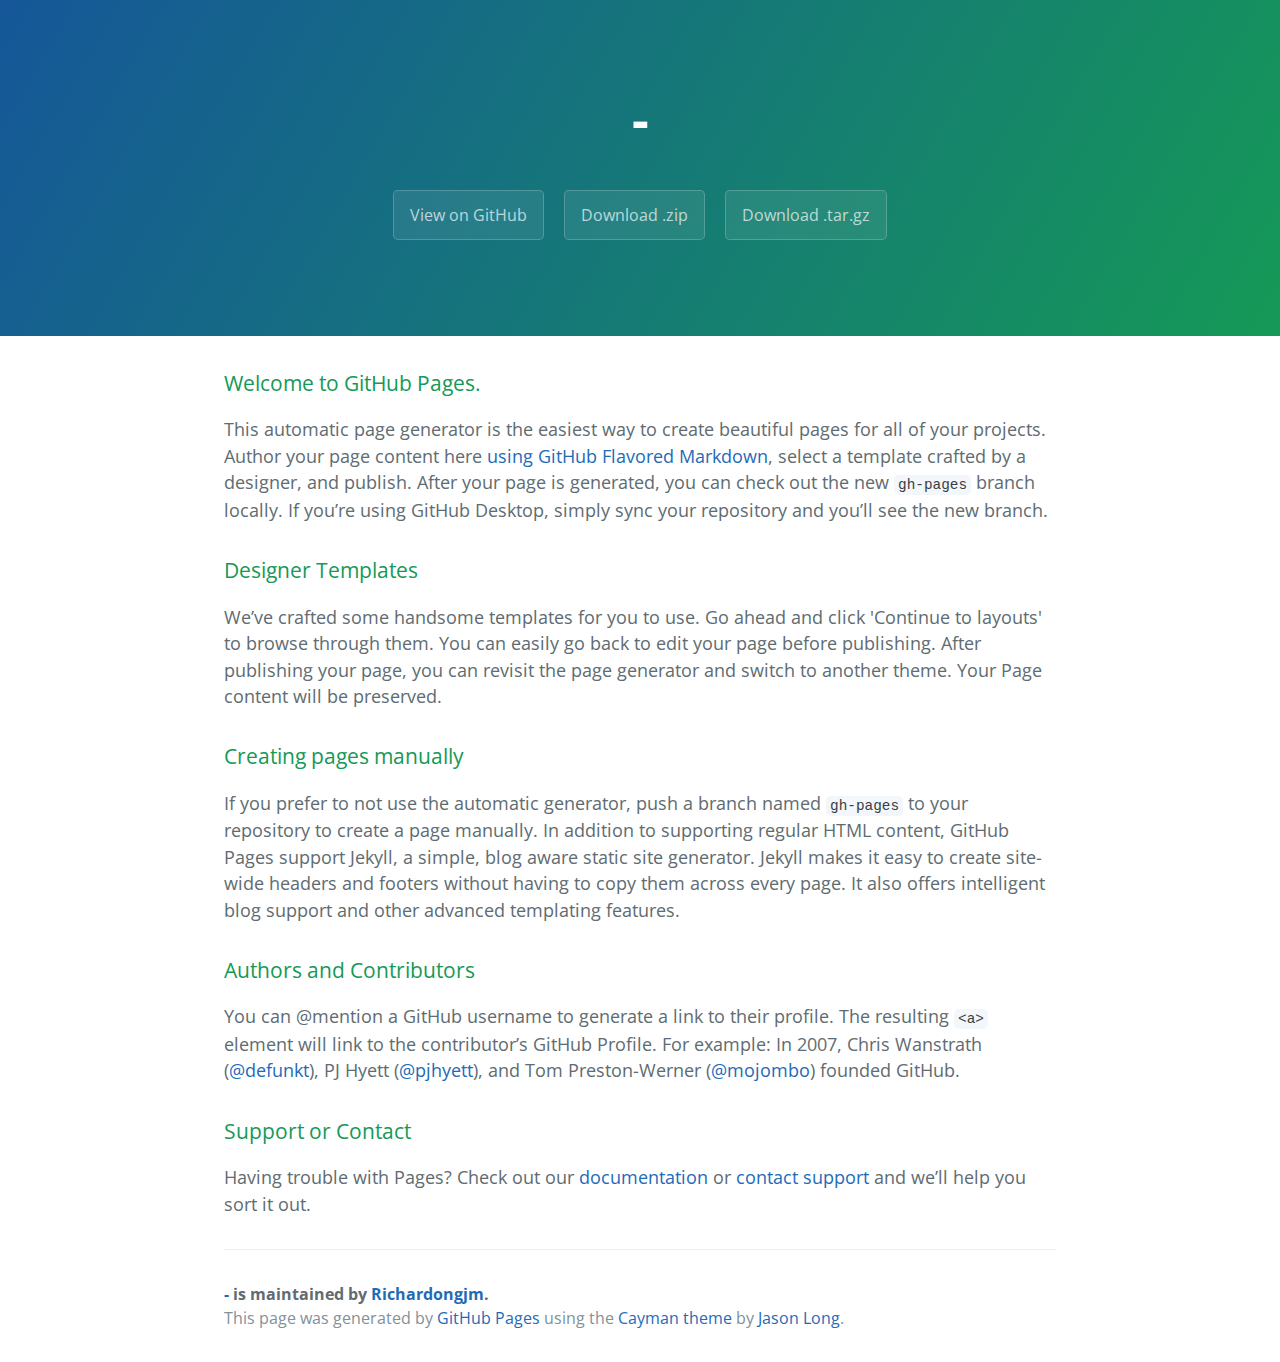
<file: index.html>
<!DOCTYPE html>
<html lang="en-us">
  <head>
    <meta charset="UTF-8">
    <title>- by Richardongjm</title>
    <meta name="viewport" content="width=device-width, initial-scale=1">
    <link rel="stylesheet" type="text/css" href="stylesheets/normalize.css" media="screen">
    <link href='https://fonts.googleapis.com/css?family=Open+Sans:400,700' rel='stylesheet' type='text/css'>
    <link rel="stylesheet" type="text/css" href="stylesheets/stylesheet.css" media="screen">
    <link rel="stylesheet" type="text/css" href="stylesheets/github-light.css" media="screen">
  </head>
  <body>
    <section class="page-header">
      <h1 class="project-name">-</h1>
      <h2 class="project-tagline"></h2>
      <a href="https://github.com/Richardongjm/-" class="btn">View on GitHub</a>
      <a href="https://github.com/Richardongjm/-/zipball/master" class="btn">Download .zip</a>
      <a href="https://github.com/Richardongjm/-/tarball/master" class="btn">Download .tar.gz</a>
    </section>

    <section class="main-content">
      <h3>
<a id="welcome-to-github-pages" class="anchor" href="#welcome-to-github-pages" aria-hidden="true"><span aria-hidden="true" class="octicon octicon-link"></span></a>Welcome to GitHub Pages.</h3>

<p>This automatic page generator is the easiest way to create beautiful pages for all of your projects. Author your page content here <a href="https://guides.github.com/features/mastering-markdown/">using GitHub Flavored Markdown</a>, select a template crafted by a designer, and publish. After your page is generated, you can check out the new <code>gh-pages</code> branch locally. If you’re using GitHub Desktop, simply sync your repository and you’ll see the new branch.</p>

<h3>
<a id="designer-templates" class="anchor" href="#designer-templates" aria-hidden="true"><span aria-hidden="true" class="octicon octicon-link"></span></a>Designer Templates</h3>

<p>We’ve crafted some handsome templates for you to use. Go ahead and click 'Continue to layouts' to browse through them. You can easily go back to edit your page before publishing. After publishing your page, you can revisit the page generator and switch to another theme. Your Page content will be preserved.</p>

<h3>
<a id="creating-pages-manually" class="anchor" href="#creating-pages-manually" aria-hidden="true"><span aria-hidden="true" class="octicon octicon-link"></span></a>Creating pages manually</h3>

<p>If you prefer to not use the automatic generator, push a branch named <code>gh-pages</code> to your repository to create a page manually. In addition to supporting regular HTML content, GitHub Pages support Jekyll, a simple, blog aware static site generator. Jekyll makes it easy to create site-wide headers and footers without having to copy them across every page. It also offers intelligent blog support and other advanced templating features.</p>

<h3>
<a id="authors-and-contributors" class="anchor" href="#authors-and-contributors" aria-hidden="true"><span aria-hidden="true" class="octicon octicon-link"></span></a>Authors and Contributors</h3>

<p>You can @mention a GitHub username to generate a link to their profile. The resulting <code>&lt;a&gt;</code> element will link to the contributor’s GitHub Profile. For example: In 2007, Chris Wanstrath (<a href="https://github.com/defunkt" class="user-mention">@defunkt</a>), PJ Hyett (<a href="https://github.com/pjhyett" class="user-mention">@pjhyett</a>), and Tom Preston-Werner (<a href="https://github.com/mojombo" class="user-mention">@mojombo</a>) founded GitHub.</p>

<h3>
<a id="support-or-contact" class="anchor" href="#support-or-contact" aria-hidden="true"><span aria-hidden="true" class="octicon octicon-link"></span></a>Support or Contact</h3>

<p>Having trouble with Pages? Check out our <a href="https://help.github.com/pages">documentation</a> or <a href="https://github.com/contact">contact support</a> and we’ll help you sort it out.</p>

      <footer class="site-footer">
        <span class="site-footer-owner"><a href="https://github.com/Richardongjm/-">-</a> is maintained by <a href="https://github.com/Richardongjm">Richardongjm</a>.</span>

        <span class="site-footer-credits">This page was generated by <a href="https://pages.github.com">GitHub Pages</a> using the <a href="https://github.com/jasonlong/cayman-theme">Cayman theme</a> by <a href="https://twitter.com/jasonlong">Jason Long</a>.</span>
      </footer>

    </section>

  
  </body>
</html>
</file>
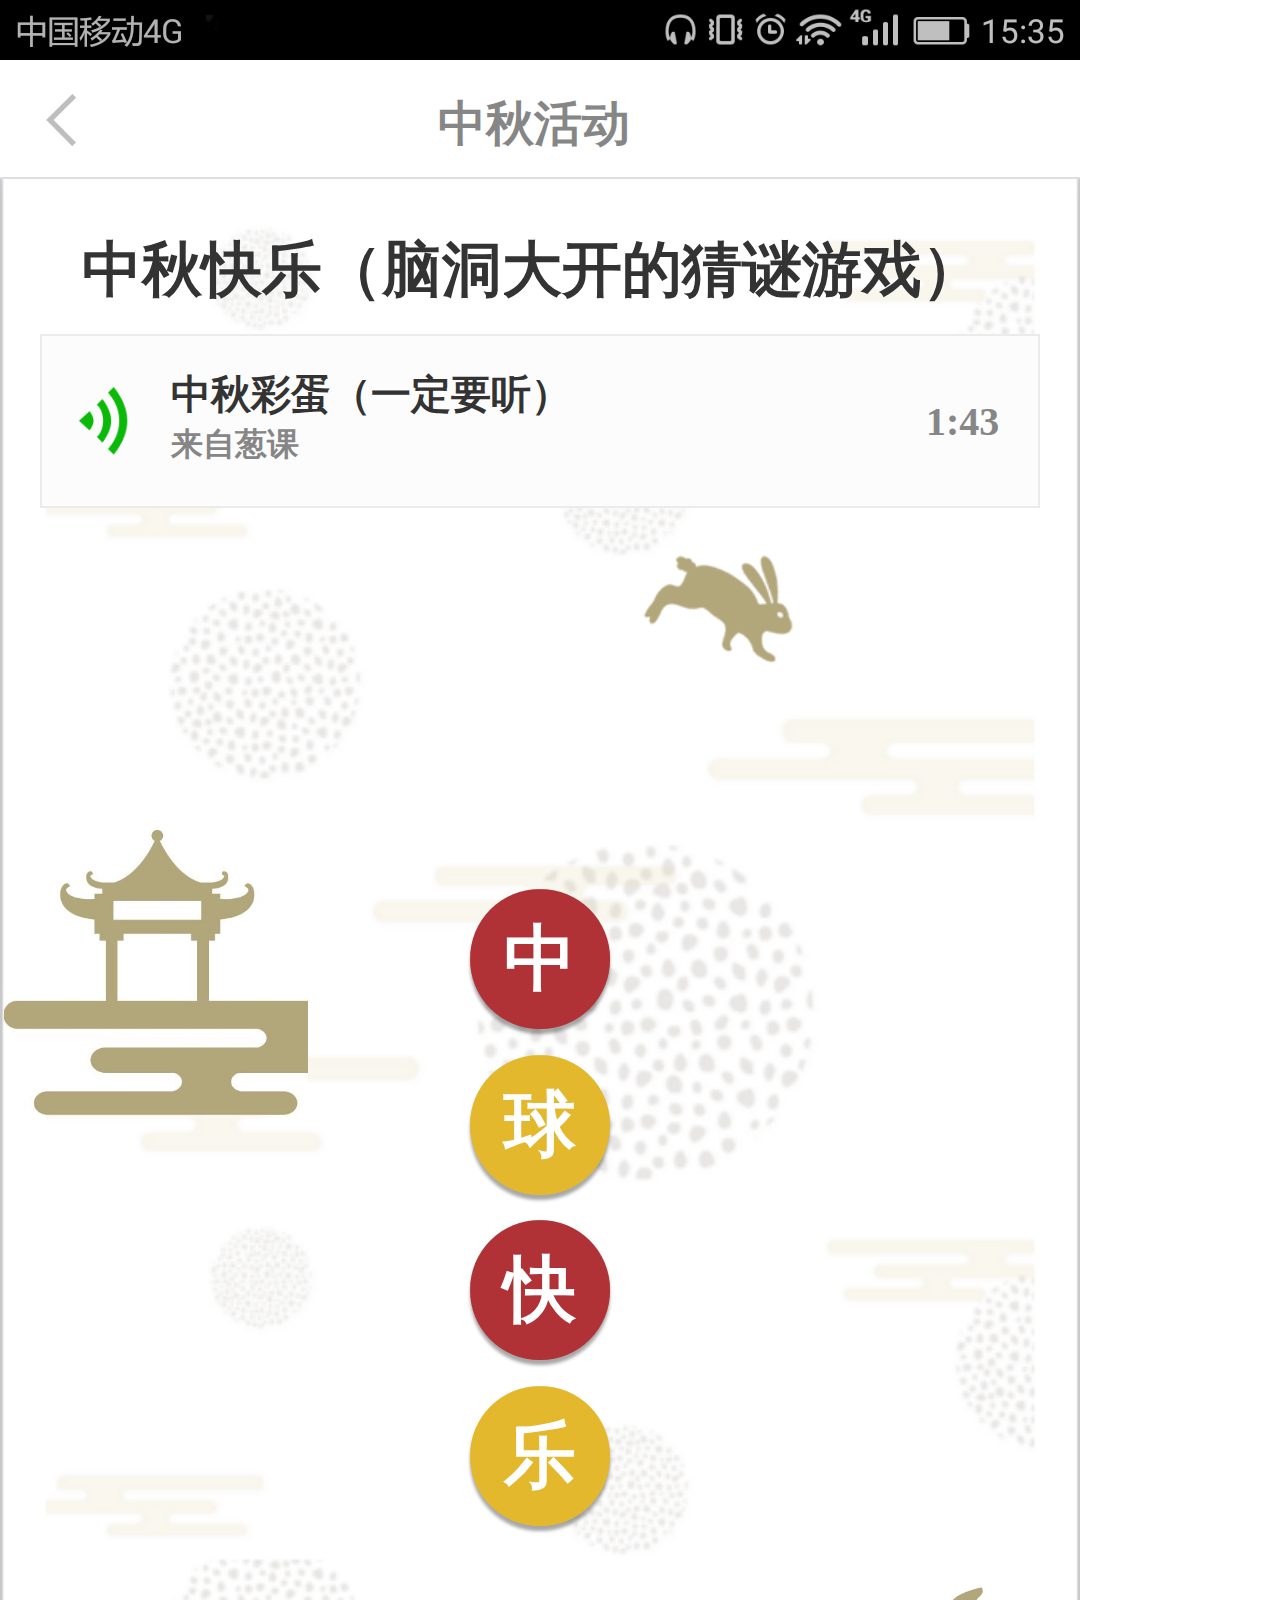
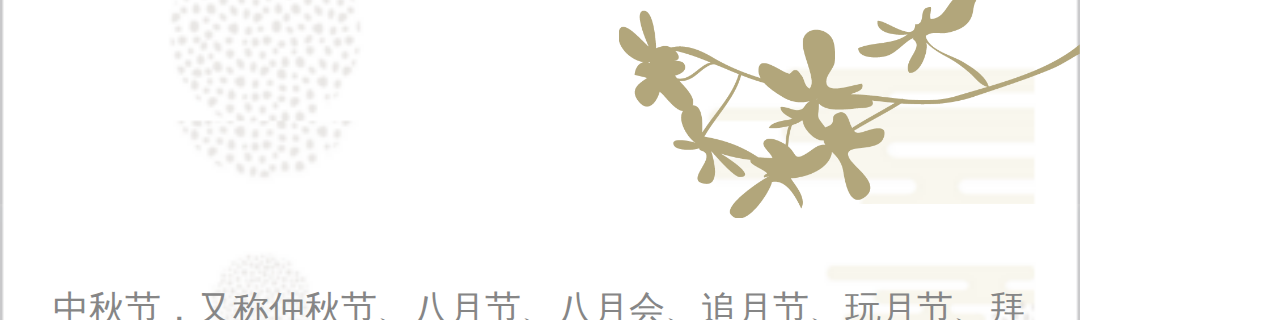
<file: 2.html>
﻿<!DOCTYPE html>
<html>
  <head>
    <title>2</title>
    <meta http-equiv="X-UA-Compatible" content="IE=edge"/>
    <meta http-equiv="content-type" content="text/html; charset=utf-8"/>
    <meta name="apple-mobile-web-app-capable" content="yes"/>
    <link href="resources/css/jquery-ui-themes.css" type="text/css" rel="stylesheet"/>
    <link href="resources/css/axure_rp_page.css" type="text/css" rel="stylesheet"/>
    <link href="data/styles.css" type="text/css" rel="stylesheet"/>
    <link href="files/2/styles.css" type="text/css" rel="stylesheet"/>
    <script src="resources/scripts/jquery-1.7.1.min.js"></script>
    <script src="resources/scripts/jquery-ui-1.8.10.custom.min.js"></script>
    <script src="resources/scripts/axure/axQuery.js"></script>
    <script src="resources/scripts/axure/globals.js"></script>
    <script src="resources/scripts/axutils.js"></script>
    <script src="resources/scripts/axure/annotation.js"></script>
    <script src="resources/scripts/axure/axQuery.std.js"></script>
    <script src="resources/scripts/axure/doc.js"></script>
    <script src="data/document.js"></script>
    <script src="resources/scripts/messagecenter.js"></script>
    <script src="resources/scripts/axure/events.js"></script>
    <script src="resources/scripts/axure/recording.js"></script>
    <script src="resources/scripts/axure/action.js"></script>
    <script src="resources/scripts/axure/expr.js"></script>
    <script src="resources/scripts/axure/geometry.js"></script>
    <script src="resources/scripts/axure/flyout.js"></script>
    <script src="resources/scripts/axure/ie.js"></script>
    <script src="resources/scripts/axure/model.js"></script>
    <script src="resources/scripts/axure/repeater.js"></script>
    <script src="resources/scripts/axure/sto.js"></script>
    <script src="resources/scripts/axure/utils.temp.js"></script>
    <script src="resources/scripts/axure/variables.js"></script>
    <script src="resources/scripts/axure/drag.js"></script>
    <script src="resources/scripts/axure/move.js"></script>
    <script src="resources/scripts/axure/visibility.js"></script>
    <script src="resources/scripts/axure/style.js"></script>
    <script src="resources/scripts/axure/adaptive.js"></script>
    <script src="resources/scripts/axure/tree.js"></script>
    <script src="resources/scripts/axure/init.temp.js"></script>
    <script src="files/2/data.js"></script>
    <script src="resources/scripts/axure/legacy.js"></script>
    <script src="resources/scripts/axure/viewer.js"></script>
    <script src="resources/scripts/axure/math.js"></script>
    <script type="text/javascript">
      $axure.utils.getTransparentGifPath = function() { return 'resources/images/transparent.gif'; };
      $axure.utils.getOtherPath = function() { return 'resources/Other.html'; };
      $axure.utils.getReloadPath = function() { return 'resources/reload.html'; };
    </script>
  </head>
  <body>
    <div id="base" class="">

      <!-- Unnamed (图片) -->
      <div id="u0" class="ax_default _图片 selected">
        <img id="u0_img" class="img " src="images/2/u0.png"/>
        <!-- Unnamed () -->
        <div id="u1" class="text" style="display: none; visibility: hidden">
          <p><span></span></p>
        </div>
      </div>

      <!-- Unnamed (矩形) -->
      <div id="u2" class="ax_default box_3">
        <div id="u2_div" class=""></div>
        <!-- Unnamed () -->
        <div id="u3" class="text" style="display: none; visibility: hidden">
          <p><span></span></p>
        </div>
      </div>

      <!-- Unnamed (图片) -->
      <div id="u4" class="ax_default _图片">
        <img id="u4_img" class="img " src="images/2/u4.png"/>
        <!-- Unnamed () -->
        <div id="u5" class="text" style="display: none; visibility: hidden">
          <p><span></span></p>
        </div>
      </div>

      <!-- Unnamed (矩形) -->
      <div id="u6" class="ax_default _一级标题">
        <div id="u6_div" class=""></div>
        <!-- Unnamed () -->
        <div id="u7" class="text" style="visibility: visible;">
          <p><span>中秋活动</span></p>
        </div>
      </div>

      <!-- Unnamed (动态面板) -->
      <div id="u8" class="ax_default">
        <div id="u8_state0" class="panel_state" data-label="State1">
          <div id="u8_state0_content" class="panel_state_content">

            <!-- Unnamed (动态面板) -->
            <div id="u9" class="ax_default">
              <div id="u9_state0" class="panel_state" data-label="State1">
                <div id="u9_state0_content" class="panel_state_content">

                  <!-- Unnamed (图片) -->
                  <div id="u10" class="ax_default _图片">
                    <img id="u10_img" class="img " src="images/2/u10.png"/>
                    <!-- Unnamed () -->
                    <div id="u11" class="text" style="display: none; visibility: hidden">
                      <p><span></span></p>
                    </div>
                  </div>

                  <!-- Unnamed (图片) -->
                  <div id="u12" class="ax_default _图片">
                    <img id="u12_img" class="img " src="images/2/u12.png"/>
                    <!-- Unnamed () -->
                    <div id="u13" class="text" style="display: none; visibility: hidden">
                      <p><span></span></p>
                    </div>
                  </div>

                  <!-- Unnamed (图片) -->
                  <div id="u14" class="ax_default _图片">
                    <img id="u14_img" class="img " src="images/2/u14.png"/>
                    <!-- Unnamed () -->
                    <div id="u15" class="text" style="display: none; visibility: hidden">
                      <p><span></span></p>
                    </div>
                  </div>

                  <!-- Unnamed (图片) -->
                  <div id="u16" class="ax_default _图片">
                    <img id="u16_img" class="img " src="images/2/u14.png"/>
                    <!-- Unnamed () -->
                    <div id="u17" class="text" style="display: none; visibility: hidden">
                      <p><span></span></p>
                    </div>
                  </div>

                  <!-- Unnamed (图片) -->
                  <div id="u18" class="ax_default _图片">
                    <img id="u18_img" class="img " src="images/2/u14.png"/>
                    <!-- Unnamed () -->
                    <div id="u19" class="text" style="display: none; visibility: hidden">
                      <p><span></span></p>
                    </div>
                  </div>

                  <!-- Unnamed (图片) -->
                  <div id="u20" class="ax_default _图片">
                    <img id="u20_img" class="img " src="images/2/u14.png"/>
                    <!-- Unnamed () -->
                    <div id="u21" class="text" style="display: none; visibility: hidden">
                      <p><span></span></p>
                    </div>
                  </div>

                  <!-- Unnamed (图片) -->
                  <div id="u22" class="ax_default _图片">
                    <img id="u22_img" class="img " src="images/2/u14.png"/>
                    <!-- Unnamed () -->
                    <div id="u23" class="text" style="display: none; visibility: hidden">
                      <p><span></span></p>
                    </div>
                  </div>

                  <!-- Unnamed (图片) -->
                  <div id="u24" class="ax_default _图片">
                    <img id="u24_img" class="img " src="images/2/u14.png"/>
                    <!-- Unnamed () -->
                    <div id="u25" class="text" style="display: none; visibility: hidden">
                      <p><span></span></p>
                    </div>
                  </div>

                  <!-- Unnamed (图片) -->
                  <div id="u26" class="ax_default _图片">
                    <img id="u26_img" class="img " src="images/2/u26.gif"/>
                    <!-- Unnamed () -->
                    <div id="u27" class="text" style="display: none; visibility: hidden">
                      <p><span></span></p>
                    </div>
                  </div>

                  <!-- Unnamed (矩形) -->
                  <div id="u28" class="ax_default _一级标题">
                    <div id="u28_div" class=""></div>
                    <!-- Unnamed () -->
                    <div id="u29" class="text" style="visibility: visible;">
                      <p><span>中秋快乐（脑洞大开的猜谜游戏）</span></p>
                    </div>
                  </div>

                  <!-- Unnamed (矩形) -->
                  <div id="u30" class="ax_default box_3">
                    <div id="u30_div" class=""></div>
                    <!-- Unnamed () -->
                    <div id="u31" class="text" style="display: none; visibility: hidden">
                      <p><span></span></p>
                    </div>
                  </div>

                  <!-- Unnamed (图片) -->
                  <div id="u32" class="ax_default _图片">
                    <img id="u32_img" class="img " src="images/2/u32.png"/>
                    <!-- Unnamed () -->
                    <div id="u33" class="text" style="display: none; visibility: hidden">
                      <p><span></span></p>
                    </div>
                  </div>

                  <!-- Unnamed (矩形) -->
                  <div id="u34" class="ax_default _一级标题">
                    <div id="u34_div" class=""></div>
                    <!-- Unnamed () -->
                    <div id="u35" class="text" style="visibility: visible;">
                      <p><span>中秋彩蛋（一定要听）</span></p>
                    </div>
                  </div>

                  <!-- Unnamed (矩形) -->
                  <div id="u36" class="ax_default _一级标题">
                    <div id="u36_div" class=""></div>
                    <!-- Unnamed () -->
                    <div id="u37" class="text" style="visibility: visible;">
                      <p><span>来自葱课</span></p>
                    </div>
                  </div>

                  <!-- Unnamed (图片) -->
                  <div id="u38" class="ax_default _图片">
                    <img id="u38_img" class="img " src="images/2/u38.png"/>
                    <!-- Unnamed () -->
                    <div id="u39" class="text" style="display: none; visibility: hidden">
                      <p><span></span></p>
                    </div>
                  </div>

                  <!-- Unnamed (组合) -->
                  <div id="u40" class="ax_default">

                    <!-- Unnamed (椭圆形) -->
                    <div id="u41" class="ax_default">
                      <img id="u41_img" class="img " src="images/2/u41.png"/>
                      <!-- Unnamed () -->
                      <div id="u42" class="text" style="visibility: visible;">
                        <p><span>中</span></p>
                      </div>
                    </div>

                    <!-- Unnamed (椭圆形) -->
                    <div id="u43" class="ax_default">
                      <img id="u43_img" class="img " src="images/2/u43.png"/>
                      <!-- Unnamed () -->
                      <div id="u44" class="text" style="visibility: visible;">
                        <p><span>球</span></p>
                      </div>
                    </div>

                    <!-- Unnamed (椭圆形) -->
                    <div id="u45" class="ax_default">
                      <img id="u45_img" class="img " src="images/2/u41.png"/>
                      <!-- Unnamed () -->
                      <div id="u46" class="text" style="visibility: visible;">
                        <p><span>快</span></p>
                      </div>
                    </div>

                    <!-- Unnamed (椭圆形) -->
                    <div id="u47" class="ax_default">
                      <img id="u47_img" class="img " src="images/2/u43.png"/>
                      <!-- Unnamed () -->
                      <div id="u48" class="text" style="visibility: visible;">
                        <p><span>乐</span></p>
                      </div>
                    </div>
                  </div>

                  <!-- Unnamed (图片) -->
                  <div id="u49" class="ax_default _图片">
                    <img id="u49_img" class="img " src="images/2/u49.png"/>
                    <!-- Unnamed () -->
                    <div id="u50" class="text" style="display: none; visibility: hidden">
                      <p><span></span></p>
                    </div>
                  </div>

                  <!-- Unnamed (文本段落) -->
                  <div id="u51" class="ax_default _文本段落">
                    <img id="u51_img" class="img " src="resources/images/transparent.gif"/>
                    <!-- Unnamed () -->
                    <div id="u52" class="text" style="visibility: visible;">
                      <p><span>中秋节，又称仲秋节、八月节、八月会、追月节、玩月节、拜月节、女儿节或团圆节，是流行于中国众多民族与汉字文化圈诸国的传统文化节日，时在农历八月十五；因其恰值三秋之半，故名，也有些地方将中秋节定在八月十六。</span></p>
                    </div>
                  </div>

                  <!-- Unnamed (矩形) -->
                  <div id="u53" class="ax_default _一级标题">
                    <div id="u53_div" class=""></div>
                    <!-- Unnamed () -->
                    <div id="u54" class="text" style="visibility: visible;">
                      <p><span>中秋节</span></p>
                    </div>
                  </div>

                  <!-- Unnamed (矩形) -->
                  <div id="u55" class="ax_default _一级标题">
                    <div id="u55_div" class=""></div>
                    <!-- Unnamed () -->
                    <div id="u56" class="text" style="visibility: visible;">
                      <p><span>嫦娥在奔月，你在奔什么？</span></p>
                    </div>
                  </div>

                  <!-- Unnamed (矩形) -->
                  <div id="u57" class="ax_default _一级标题">
                    <div id="u57_div" class=""></div>
                    <!-- Unnamed () -->
                    <div id="u58" class="text" style="visibility: visible;">
                      <p><span>奔一个伴侣，结束单身孤独寂寞；</span></p><p><span>奔一栋房子，兢兢业业终得落脚；</span></p><p><span>奔一份团圆，全家和睦身体安泰；</span></p>
                    </div>
                  </div>

                  <!-- Unnamed (图片) -->
                  <div id="u59" class="ax_default _图片">
                    <img id="u59_img" class="img " src="images/2/u59.jpg"/>
                    <!-- Unnamed () -->
                    <div id="u60" class="text" style="display: none; visibility: hidden">
                      <p><span></span></p>
                    </div>
                  </div>

                  <!-- Unnamed (矩形) -->
                  <div id="u61" class="ax_default _一级标题">
                    <div id="u61_div" class=""></div>
                    <!-- Unnamed () -->
                    <div id="u62" class="text" style="visibility: visible;">
                      <p><span>锵锵锵，</span></p><p><span>明天就是中秋节啦，</span></p><p><span>不管你在奔什么，</span></p><p><span>小编衷心地祝愿您：</span></p><p><span>奔啥来啥，要啥有啥！</span></p>
                    </div>
                  </div>

                  <!-- Unnamed (矩形) -->
                  <div id="u63" class="ax_default _一级标题">
                    <div id="u63_div" class=""></div>
                    <!-- Unnamed () -->
                    <div id="u64" class="text" style="visibility: visible;">
                      <p><span style="font-family:'方正兰亭黑简体 Regular', '方正兰亭黑简体';font-weight:400;color:#363636;">中秋佳节将至，</span></p><p><span style="font-family:'方正兰亭黑简体 Bold', '方正兰亭黑简体';font-weight:700;color:#FF4C00;">花好月圆人团圆，</span></p><p><span style="font-family:'方正兰亭黑简体 Bold', '方正兰亭黑简体';font-weight:700;color:#FF4C00;">阖家欢乐永平安！</span></p>
                    </div>
                  </div>

                  <!-- Unnamed (图片) -->
                  <div id="u65" class="ax_default _图片">
                    <img id="u65_img" class="img " src="images/2/u65.jpg"/>
                    <!-- Unnamed () -->
                    <div id="u66" class="text" style="display: none; visibility: hidden">
                      <p><span></span></p>
                    </div>
                  </div>

                  <!-- Unnamed (矩形) -->
                  <div id="u67" class="ax_default _一级标题">
                    <div id="u67_div" class=""></div>
                    <!-- Unnamed () -->
                    <div id="u68" class="text" style="visibility: visible;">
                      <p><span>什么？</span></p><p><span>有人提醒我今年中秋有台风，</span></p><p><span>圆月神马的看不了了？</span></p>
                    </div>
                  </div>

                  <!-- Unnamed (图片) -->
                  <div id="u69" class="ax_default _图片">
                    <img id="u69_img" class="img " src="images/2/u69.gif"/>
                    <!-- Unnamed () -->
                    <div id="u70" class="text" style="display: none; visibility: hidden">
                      <p><span></span></p>
                    </div>
                  </div>

                  <!-- Unnamed (矩形) -->
                  <div id="u71" class="ax_default _一级标题">
                    <div id="u71_div" class=""></div>
                    <!-- Unnamed () -->
                    <div id="u72" class="text" style="visibility: visible;">
                      <p><span>没关系，</span></p><p><span>即使秋雨绵绵，</span></p><p><span>我们心中亦有一轮明月！</span></p>
                    </div>
                  </div>

                  <!-- Unnamed (图片) -->
                  <div id="u73" class="ax_default _图片">
                    <img id="u73_img" class="img " src="images/2/u73.jpg"/>
                    <!-- Unnamed () -->
                    <div id="u74" class="text" style="display: none; visibility: hidden">
                      <p><span></span></p>
                    </div>
                  </div>

                  <!-- Unnamed (水平线) -->
                  <div id="u75" class="ax_default">
                    <img id="u75_img" class="img " src="images/2/u75.png"/>
                    <!-- Unnamed () -->
                    <div id="u76" class="text" style="display: none; visibility: hidden">
                      <p><span></span></p>
                    </div>
                  </div>

                  <!-- Unnamed (矩形) -->
                  <div id="u77" class="ax_default _一级标题">
                    <div id="u77_div" class=""></div>
                    <!-- Unnamed () -->
                    <div id="u78" class="text" style="visibility: visible;">
                      <p><span>脑洞游戏：</span></p>
                    </div>
                  </div>

                  <!-- Unnamed (矩形) -->
                  <div id="u79" class="ax_default _一级标题">
                    <div id="u79_div" class=""></div>
                    <!-- Unnamed () -->
                    <div id="u80" class="text" style="visibility: visible;">
                      <p><span>葱课的口号是什么？</span></p><p><span>让知识的创造与传播更高效！</span></p><p><span><br></span></p><p><span>为了展现广大用户小伙伴的聪明才智，</span></p><p><span>我们决定借助中秋这一传统节日，</span></p><p><span>给大家一个灯谜平台切磋切磋：</span></p>
                    </div>
                  </div>

                  <!-- Unnamed (图片) -->
                  <div id="u81" class="ax_default _图片">
                    <img id="u81_img" class="img " src="images/2/u81.gif"/>
                    <!-- Unnamed () -->
                    <div id="u82" class="text" style="display: none; visibility: hidden">
                      <p><span></span></p>
                    </div>
                  </div>

                  <!-- Unnamed (矩形) -->
                  <div id="u83" class="ax_default _一级标题">
                    <div id="u83_div" class=""></div>
                    <!-- Unnamed () -->
                    <div id="u84" class="text" style="visibility: visible;">
                      <p><span>少侠请接招</span></p>
                    </div>
                  </div>

                  <!-- Unnamed (矩形) -->
                  <div id="u85" class="ax_default _一级标题">
                    <div id="u85_div" class=""></div>
                    <!-- Unnamed () -->
                    <div id="u86" class="text" style="visibility: visible;">
                      <p><span>1:43</span></p>
                    </div>
                  </div>

                  <!-- Unnamed (组合) -->
                  <div id="u87" class="ax_default">

                    <!-- Unnamed (三角形) -->
                    <div id="u88" class="ax_default box_3">
                      <img id="u88_img" class="img " src="images/2/u88.png"/>
                      <!-- Unnamed () -->
                      <div id="u89" class="text" style="display: none; visibility: hidden">
                        <p><span></span></p>
                      </div>
                    </div>

                    <!-- Unnamed (三角形) -->
                    <div id="u90" class="ax_default box_3">
                      <img id="u90_img" class="img " src="images/2/u88.png"/>
                      <!-- Unnamed () -->
                      <div id="u91" class="text" style="display: none; visibility: hidden">
                        <p><span></span></p>
                      </div>
                    </div>

                    <!-- Unnamed (三角形) -->
                    <div id="u92" class="ax_default box_3">
                      <img id="u92_img" class="img " src="images/2/u88.png"/>
                      <!-- Unnamed () -->
                      <div id="u93" class="text" style="display: none; visibility: hidden">
                        <p><span></span></p>
                      </div>
                    </div>

                    <!-- Unnamed (三角形) -->
                    <div id="u94" class="ax_default box_3">
                      <img id="u94_img" class="img " src="images/2/u88.png"/>
                      <!-- Unnamed () -->
                      <div id="u95" class="text" style="display: none; visibility: hidden">
                        <p><span></span></p>
                      </div>
                    </div>

                    <!-- Unnamed (三角形) -->
                    <div id="u96" class="ax_default box_3">
                      <img id="u96_img" class="img " src="images/2/u88.png"/>
                      <!-- Unnamed () -->
                      <div id="u97" class="text" style="display: none; visibility: hidden">
                        <p><span></span></p>
                      </div>
                    </div>
                  </div>

                  <!-- Unnamed (组合) -->
                  <div id="u98" class="ax_default">

                    <!-- Unnamed (图片) -->
                    <div id="u99" class="ax_default _图片">
                      <img id="u99_img" class="img " src="images/2/u99.png"/>
                      <!-- Unnamed () -->
                      <div id="u100" class="text" style="display: none; visibility: hidden">
                        <p><span></span></p>
                      </div>
                    </div>

                    <!-- Unnamed (矩形) -->
                    <div id="u101" class="ax_default _一级标题">
                      <div id="u101_div" class=""></div>
                      <!-- Unnamed () -->
                      <div id="u102" class="text" style="visibility: visible;">
                        <p><span>关卡一:</span></p>
                      </div>
                    </div>

                    <!-- Unnamed (矩形) -->
                    <div id="u103" class="ax_default _一级标题">
                      <div id="u103_div" class=""></div>
                      <!-- Unnamed () -->
                      <div id="u104" class="text" style="visibility: visible;">
                        <p><span>减肥绝招 （打一神话人物）</span></p>
                      </div>
                    </div>
                  </div>

                  <!-- Unnamed (组合) -->
                  <div id="u105" class="ax_default">

                    <!-- Unnamed (图片) -->
                    <div id="u106" class="ax_default _图片">
                      <img id="u106_img" class="img " src="images/2/u99.png"/>
                      <!-- Unnamed () -->
                      <div id="u107" class="text" style="display: none; visibility: hidden">
                        <p><span></span></p>
                      </div>
                    </div>

                    <!-- Unnamed (矩形) -->
                    <div id="u108" class="ax_default _一级标题">
                      <div id="u108_div" class=""></div>
                      <!-- Unnamed () -->
                      <div id="u109" class="text" style="visibility: visible;">
                        <p><span>关卡一:</span></p>
                      </div>
                    </div>

                    <!-- Unnamed (矩形) -->
                    <div id="u110" class="ax_default _一级标题">
                      <div id="u110_div" class=""></div>
                      <!-- Unnamed () -->
                      <div id="u111" class="text" style="visibility: visible;">
                        <p><span>减肥绝招 （打一神话人物）</span></p>
                      </div>
                    </div>
                  </div>

                  <!-- Unnamed (组合) -->
                  <div id="u112" class="ax_default">

                    <!-- Unnamed (图片) -->
                    <div id="u113" class="ax_default _图片">
                      <img id="u113_img" class="img " src="images/2/u99.png"/>
                      <!-- Unnamed () -->
                      <div id="u114" class="text" style="display: none; visibility: hidden">
                        <p><span></span></p>
                      </div>
                    </div>

                    <!-- Unnamed (矩形) -->
                    <div id="u115" class="ax_default _一级标题">
                      <div id="u115_div" class=""></div>
                      <!-- Unnamed () -->
                      <div id="u116" class="text" style="visibility: visible;">
                        <p><span>关卡一:</span></p>
                      </div>
                    </div>

                    <!-- Unnamed (矩形) -->
                    <div id="u117" class="ax_default _一级标题">
                      <div id="u117_div" class=""></div>
                      <!-- Unnamed () -->
                      <div id="u118" class="text" style="visibility: visible;">
                        <p><span>减肥绝招 （打一神话人物）</span></p>
                      </div>
                    </div>
                  </div>

                  <!-- Unnamed (组合) -->
                  <div id="u119" class="ax_default">

                    <!-- Unnamed (图片) -->
                    <div id="u120" class="ax_default _图片">
                      <img id="u120_img" class="img " src="images/2/u99.png"/>
                      <!-- Unnamed () -->
                      <div id="u121" class="text" style="display: none; visibility: hidden">
                        <p><span></span></p>
                      </div>
                    </div>

                    <!-- Unnamed (矩形) -->
                    <div id="u122" class="ax_default _一级标题">
                      <div id="u122_div" class=""></div>
                      <!-- Unnamed () -->
                      <div id="u123" class="text" style="visibility: visible;">
                        <p><span>关卡一:</span></p>
                      </div>
                    </div>

                    <!-- Unnamed (矩形) -->
                    <div id="u124" class="ax_default _一级标题">
                      <div id="u124_div" class=""></div>
                      <!-- Unnamed () -->
                      <div id="u125" class="text" style="visibility: visible;">
                        <p><span>减肥绝招 （打一神话人物）</span></p>
                      </div>
                    </div>
                  </div>

                  <!-- Unnamed (组合) -->
                  <div id="u126" class="ax_default">

                    <!-- Unnamed (图片) -->
                    <div id="u127" class="ax_default _图片">
                      <img id="u127_img" class="img " src="images/2/u99.png"/>
                      <!-- Unnamed () -->
                      <div id="u128" class="text" style="display: none; visibility: hidden">
                        <p><span></span></p>
                      </div>
                    </div>

                    <!-- Unnamed (矩形) -->
                    <div id="u129" class="ax_default _一级标题">
                      <div id="u129_div" class=""></div>
                      <!-- Unnamed () -->
                      <div id="u130" class="text" style="visibility: visible;">
                        <p><span>关卡一:</span></p>
                      </div>
                    </div>

                    <!-- Unnamed (矩形) -->
                    <div id="u131" class="ax_default _一级标题">
                      <div id="u131_div" class=""></div>
                      <!-- Unnamed () -->
                      <div id="u132" class="text" style="visibility: visible;">
                        <p><span>减肥绝招 （打一神话人物）</span></p>
                      </div>
                    </div>
                  </div>

                  <!-- Unnamed (组合) -->
                  <div id="u133" class="ax_default">

                    <!-- Unnamed (图片) -->
                    <div id="u134" class="ax_default _图片">
                      <img id="u134_img" class="img " src="images/2/u99.png"/>
                      <!-- Unnamed () -->
                      <div id="u135" class="text" style="display: none; visibility: hidden">
                        <p><span></span></p>
                      </div>
                    </div>

                    <!-- Unnamed (矩形) -->
                    <div id="u136" class="ax_default _一级标题">
                      <div id="u136_div" class=""></div>
                      <!-- Unnamed () -->
                      <div id="u137" class="text" style="visibility: visible;">
                        <p><span>关卡一:</span></p>
                      </div>
                    </div>

                    <!-- Unnamed (矩形) -->
                    <div id="u138" class="ax_default _一级标题">
                      <div id="u138_div" class=""></div>
                      <!-- Unnamed () -->
                      <div id="u139" class="text" style="visibility: visible;">
                        <p><span>减肥绝招 （打一神话人物）</span></p>
                      </div>
                    </div>
                  </div>

                  <!-- Unnamed (组合) -->
                  <div id="u140" class="ax_default">

                    <!-- Unnamed (图片) -->
                    <div id="u141" class="ax_default _图片">
                      <img id="u141_img" class="img " src="images/2/u99.png"/>
                      <!-- Unnamed () -->
                      <div id="u142" class="text" style="display: none; visibility: hidden">
                        <p><span></span></p>
                      </div>
                    </div>

                    <!-- Unnamed (矩形) -->
                    <div id="u143" class="ax_default _一级标题">
                      <div id="u143_div" class=""></div>
                      <!-- Unnamed () -->
                      <div id="u144" class="text" style="visibility: visible;">
                        <p><span>关卡一:</span></p>
                      </div>
                    </div>

                    <!-- Unnamed (矩形) -->
                    <div id="u145" class="ax_default _一级标题">
                      <div id="u145_div" class=""></div>
                      <!-- Unnamed () -->
                      <div id="u146" class="text" style="visibility: visible;">
                        <p><span>减肥绝招 （打一神话人物）</span></p>
                      </div>
                    </div>
                  </div>

                  <!-- Unnamed (组合) -->
                  <div id="u147" class="ax_default">

                    <!-- Unnamed (图片) -->
                    <div id="u148" class="ax_default _图片">
                      <img id="u148_img" class="img " src="images/2/u99.png"/>
                      <!-- Unnamed () -->
                      <div id="u149" class="text" style="display: none; visibility: hidden">
                        <p><span></span></p>
                      </div>
                    </div>

                    <!-- Unnamed (矩形) -->
                    <div id="u150" class="ax_default _一级标题">
                      <div id="u150_div" class=""></div>
                      <!-- Unnamed () -->
                      <div id="u151" class="text" style="visibility: visible;">
                        <p><span>关卡一:</span></p>
                      </div>
                    </div>

                    <!-- Unnamed (矩形) -->
                    <div id="u152" class="ax_default _一级标题">
                      <div id="u152_div" class=""></div>
                      <!-- Unnamed () -->
                      <div id="u153" class="text" style="visibility: visible;">
                        <p><span>减肥绝招 （打一神话人物）</span></p>
                      </div>
                    </div>
                  </div>

                  <!-- Unnamed (组合) -->
                  <div id="u154" class="ax_default">

                    <!-- Unnamed (图片) -->
                    <div id="u155" class="ax_default _图片">
                      <img id="u155_img" class="img " src="images/2/u99.png"/>
                      <!-- Unnamed () -->
                      <div id="u156" class="text" style="display: none; visibility: hidden">
                        <p><span></span></p>
                      </div>
                    </div>

                    <!-- Unnamed (矩形) -->
                    <div id="u157" class="ax_default _一级标题">
                      <div id="u157_div" class=""></div>
                      <!-- Unnamed () -->
                      <div id="u158" class="text" style="visibility: visible;">
                        <p><span>关卡一:</span></p>
                      </div>
                    </div>

                    <!-- Unnamed (矩形) -->
                    <div id="u159" class="ax_default _一级标题">
                      <div id="u159_div" class=""></div>
                      <!-- Unnamed () -->
                      <div id="u160" class="text" style="visibility: visible;">
                        <p><span>减肥绝招 （打一神话人物）</span></p>
                      </div>
                    </div>
                  </div>

                  <!-- Unnamed (组合) -->
                  <div id="u161" class="ax_default">

                    <!-- Unnamed (图片) -->
                    <div id="u162" class="ax_default _图片">
                      <img id="u162_img" class="img " src="images/2/u99.png"/>
                      <!-- Unnamed () -->
                      <div id="u163" class="text" style="display: none; visibility: hidden">
                        <p><span></span></p>
                      </div>
                    </div>

                    <!-- Unnamed (矩形) -->
                    <div id="u164" class="ax_default _一级标题">
                      <div id="u164_div" class=""></div>
                      <!-- Unnamed () -->
                      <div id="u165" class="text" style="visibility: visible;">
                        <p><span>关卡一:</span></p>
                      </div>
                    </div>

                    <!-- Unnamed (矩形) -->
                    <div id="u166" class="ax_default _一级标题">
                      <div id="u166_div" class=""></div>
                      <!-- Unnamed () -->
                      <div id="u167" class="text" style="visibility: visible;">
                        <p><span>减肥绝招 （打一神话人物）</span></p>
                      </div>
                    </div>
                  </div>

                  <!-- Unnamed (矩形) -->
                  <div id="u168" class="ax_default _一级标题">
                    <div id="u168_div" class=""></div>
                    <!-- Unnamed () -->
                    <div id="u169" class="text" style="visibility: visible;">
                      <p style="font-size:48px;"><span style="color:#363636;">小伙伴们可以在互动区说出你们的见解，</span></p><p style="font-size:48px;"><span style="color:#363636;">下一期文末公布正确答案。</span></p><p style="font-size:48px;"><span style="color:#363636;">我才不会告诉你，</span></p><p style="font-size:48px;"><span style="color:#363636;">答对的同学可获得葱！课！金！币！</span></p><p style="font-size:36px;"><span style="color:#949494;">（葱课金币可以开通弹幕或在平台购买物品）</span></p>
                    </div>
                  </div>

                  <!-- Unnamed (水平线) -->
                  <div id="u170" class="ax_default">
                    <img id="u170_img" class="img " src="images/2/u170.png"/>
                    <!-- Unnamed () -->
                    <div id="u171" class="text" style="display: none; visibility: hidden">
                      <p><span></span></p>
                    </div>
                  </div>

                  <!-- Unnamed (水平线) -->
                  <div id="u172" class="ax_default">
                    <img id="u172_img" class="img " src="images/2/u170.png"/>
                    <!-- Unnamed () -->
                    <div id="u173" class="text" style="display: none; visibility: hidden">
                      <p><span></span></p>
                    </div>
                  </div>

                  <!-- Unnamed (垂直线) -->
                  <div id="u174" class="ax_default">
                    <img id="u174_img" class="img " src="images/2/u174.png"/>
                    <!-- Unnamed () -->
                    <div id="u175" class="text" style="display: none; visibility: hidden">
                      <p><span></span></p>
                    </div>
                  </div>

                  <!-- Unnamed (垂直线) -->
                  <div id="u176" class="ax_default">
                    <img id="u176_img" class="img " src="images/2/u174.png"/>
                    <!-- Unnamed () -->
                    <div id="u177" class="text" style="display: none; visibility: hidden">
                      <p><span></span></p>
                    </div>
                  </div>

                  <!-- Unnamed (文本段落) -->
                  <div id="u178" class="ax_default _文本段落">
                    <img id="u178_img" class="img " src="resources/images/transparent.gif"/>
                    <!-- Unnamed () -->
                    <div id="u179" class="text" style="visibility: visible;">
                      <p><span>赠金币详情:</span></p>
                    </div>
                  </div>

                  <!-- Unnamed (文本段落) -->
                  <div id="u180" class="ax_default _文本段落">
                    <img id="u180_img" class="img " src="resources/images/transparent.gif"/>
                    <!-- Unnamed () -->
                    <div id="u181" class="text" style="visibility: visible;">
                      <p><span>答对3-4道，获200金币</span></p><p><span>答对5-8道，获300金币</span></p><p><span>答对9-10道，获500金币</span></p>
                    </div>
                  </div>

                  <!-- Unnamed (文本段落) -->
                  <div id="u182" class="ax_default _文本段落">
                    <img id="u182_img" class="img " src="resources/images/transparent.gif"/>
                    <!-- Unnamed () -->
                    <div id="u183" class="text" style="visibility: visible;">
                      <p><span style="color:#949494;">最后，</span></p><p><span style="color:#000000;">祝大家中秋快乐！</span></p>
                    </div>
                  </div>

                  <!-- Unnamed (矩形) -->
                  <div id="u184" class="ax_default box_3">
                    <div id="u184_div" class=""></div>
                    <!-- Unnamed () -->
                    <div id="u185" class="text" style="visibility: visible;">
                      <p><span>&#149; </span></p>
                    </div>
                  </div>

                  <!-- Unnamed (水平线) -->
                  <div id="u186" class="ax_default">
                    <img id="u186_img" class="img " src="images/2/u186.png"/>
                    <!-- Unnamed () -->
                    <div id="u187" class="text" style="display: none; visibility: hidden">
                      <p><span></span></p>
                    </div>
                  </div>

                  <!-- Unnamed (矩形) -->
                  <div id="u188" class="ax_default box_3">
                    <div id="u188_div" class=""></div>
                    <!-- Unnamed () -->
                    <div id="u189" class="text" style="visibility: visible;">
                      <p><span>互动区</span></p>
                    </div>
                  </div>

                  <!-- Unnamed (组合) -->
                  <div id="u190" class="ax_default">

                    <!-- Unnamed (图片) -->
                    <div id="u191" class="ax_default _图片">
                      <img id="u191_img" class="img " src="images/2/u191.png"/>
                      <!-- Unnamed () -->
                      <div id="u192" class="text" style="display: none; visibility: hidden">
                        <p><span></span></p>
                      </div>
                    </div>

                    <!-- Unnamed (文本段落) -->
                    <div id="u193" class="ax_default _文本段落">
                      <img id="u193_img" class="img " src="resources/images/transparent.gif"/>
                      <!-- Unnamed () -->
                      <div id="u194" class="text" style="visibility: visible;">
                        <p><span>张尼玛</span></p>
                      </div>
                    </div>

                    <!-- Unnamed (文本段落) -->
                    <div id="u195" class="ax_default _文本段落">
                      <img id="u195_img" class="img " src="resources/images/transparent.gif"/>
                      <!-- Unnamed () -->
                      <div id="u196" class="text" style="visibility: visible;">
                        <p><span>浙江大学</span></p>
                      </div>
                    </div>

                    <!-- Unnamed (文本段落) -->
                    <div id="u197" class="ax_default _文本段落">
                      <img id="u197_img" class="img " src="resources/images/transparent.gif"/>
                      <!-- Unnamed () -->
                      <div id="u198" class="text" style="visibility: visible;">
                        <p><span>哈哈哈哈哈哈哈哈哈哈</span></p>
                      </div>
                    </div>

                    <!-- Unnamed (水平线) -->
                    <div id="u199" class="ax_default">
                      <img id="u199_img" class="img " src="images/2/u199.png"/>
                      <!-- Unnamed () -->
                      <div id="u200" class="text" style="display: none; visibility: hidden">
                        <p><span></span></p>
                      </div>
                    </div>
                  </div>

                  <!-- Unnamed (组合) -->
                  <div id="u201" class="ax_default">

                    <!-- Unnamed (图片) -->
                    <div id="u202" class="ax_default _图片">
                      <img id="u202_img" class="img " src="images/2/u191.png"/>
                      <!-- Unnamed () -->
                      <div id="u203" class="text" style="display: none; visibility: hidden">
                        <p><span></span></p>
                      </div>
                    </div>

                    <!-- Unnamed (文本段落) -->
                    <div id="u204" class="ax_default _文本段落">
                      <img id="u204_img" class="img " src="resources/images/transparent.gif"/>
                      <!-- Unnamed () -->
                      <div id="u205" class="text" style="visibility: visible;">
                        <p><span>张尼玛</span></p>
                      </div>
                    </div>

                    <!-- Unnamed (文本段落) -->
                    <div id="u206" class="ax_default _文本段落">
                      <img id="u206_img" class="img " src="resources/images/transparent.gif"/>
                      <!-- Unnamed () -->
                      <div id="u207" class="text" style="visibility: visible;">
                        <p><span>浙江大学</span></p>
                      </div>
                    </div>

                    <!-- Unnamed (文本段落) -->
                    <div id="u208" class="ax_default _文本段落">
                      <img id="u208_img" class="img " src="resources/images/transparent.gif"/>
                      <!-- Unnamed () -->
                      <div id="u209" class="text" style="visibility: visible;">
                        <p><span>哈哈哈哈哈哈哈哈哈哈</span></p>
                      </div>
                    </div>

                    <!-- Unnamed (水平线) -->
                    <div id="u210" class="ax_default">
                      <img id="u210_img" class="img " src="images/2/u199.png"/>
                      <!-- Unnamed () -->
                      <div id="u211" class="text" style="display: none; visibility: hidden">
                        <p><span></span></p>
                      </div>
                    </div>
                  </div>

                  <!-- Unnamed (组合) -->
                  <div id="u212" class="ax_default">

                    <!-- Unnamed (图片) -->
                    <div id="u213" class="ax_default _图片">
                      <img id="u213_img" class="img " src="images/2/u191.png"/>
                      <!-- Unnamed () -->
                      <div id="u214" class="text" style="display: none; visibility: hidden">
                        <p><span></span></p>
                      </div>
                    </div>

                    <!-- Unnamed (文本段落) -->
                    <div id="u215" class="ax_default _文本段落">
                      <img id="u215_img" class="img " src="resources/images/transparent.gif"/>
                      <!-- Unnamed () -->
                      <div id="u216" class="text" style="visibility: visible;">
                        <p><span>张尼玛</span></p>
                      </div>
                    </div>

                    <!-- Unnamed (文本段落) -->
                    <div id="u217" class="ax_default _文本段落">
                      <img id="u217_img" class="img " src="resources/images/transparent.gif"/>
                      <!-- Unnamed () -->
                      <div id="u218" class="text" style="visibility: visible;">
                        <p><span>浙江大学</span></p>
                      </div>
                    </div>

                    <!-- Unnamed (文本段落) -->
                    <div id="u219" class="ax_default _文本段落">
                      <img id="u219_img" class="img " src="resources/images/transparent.gif"/>
                      <!-- Unnamed () -->
                      <div id="u220" class="text" style="visibility: visible;">
                        <p><span>哈哈哈哈哈哈哈哈哈哈</span></p>
                      </div>
                    </div>

                    <!-- Unnamed (水平线) -->
                    <div id="u221" class="ax_default">
                      <img id="u221_img" class="img " src="images/2/u199.png"/>
                      <!-- Unnamed () -->
                      <div id="u222" class="text" style="display: none; visibility: hidden">
                        <p><span></span></p>
                      </div>
                    </div>
                  </div>

                  <!-- Unnamed (文本段落) -->
                  <div id="u223" class="ax_default _文本段落">
                    <img id="u223_img" class="img " src="resources/images/transparent.gif"/>
                    <!-- Unnamed () -->
                    <div id="u224" class="text" style="visibility: visible;">
                      <p><span>全部加载完毕</span></p>
                    </div>
                  </div>

                  <!-- Unnamed (矩形) -->
                  <div id="u225" class="ax_default box_3">
                    <div id="u225_div" class=""></div>
                    <!-- Unnamed () -->
                    <div id="u226" class="text" style="visibility: visible;">
                      <p><span>参与互动</span></p>
                    </div>
                  </div>
                </div>
              </div>
            </div>
          </div>
        </div>
      </div>

      <!-- Unnamed (水平线) -->
      <div id="u227" class="ax_default">
        <img id="u227_img" class="img " src="images/2/u227.png"/>
        <!-- Unnamed () -->
        <div id="u228" class="text" style="display: none; visibility: hidden">
          <p><span></span></p>
        </div>
      </div>
    </div>
  </body>
</html>
</file>
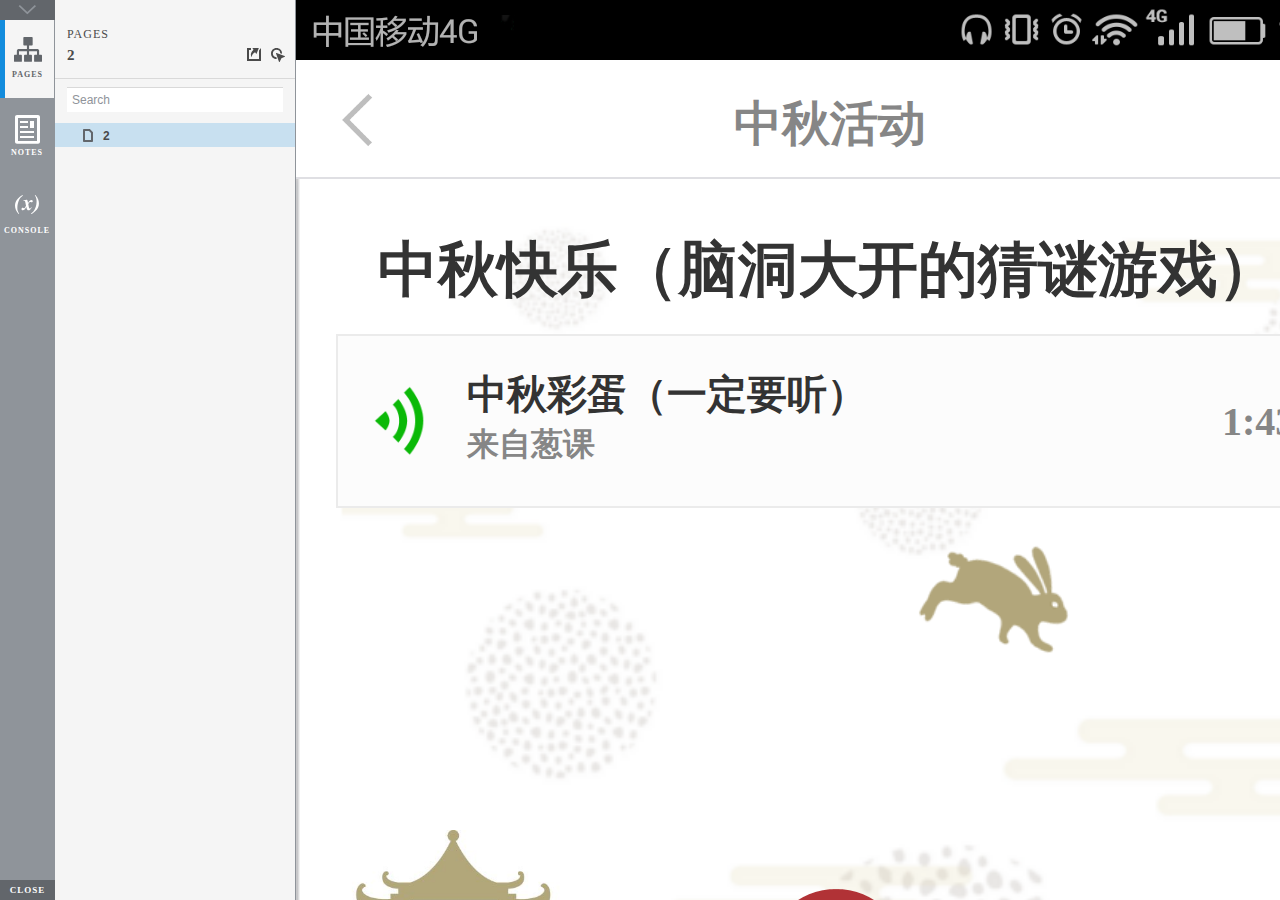
<file: start.html>
﻿<!DOCTYPE html>
<html xmlns="http://www.w3.org/1999/xhtml" xml:lang="en" lang="en">
<head>
    <title>Untitled Document</title>
    <meta http-equiv="X-UA-Compatible" content="IE=edge"/>
    <meta http-equiv="content-type" content="text/html; charset=utf-8" />
    <meta name="viewport" content="width=device-width, initial-scale=1.0" />
    <meta name="apple-mobile-web-app-capable" content="yes" />
    <link type="text/css" href="resources/css/reset.css" rel="Stylesheet" />
    <link type="text/css" href="resources/css/default.css" rel="Stylesheet" />
    <!--<link href='https://fonts.googleapis.com/css?family=Nunito:300' rel='stylesheet' type='text/css'>-->

    <script type="text/javascript">
        if (location.href.toString().indexOf('file://localhost/') == 0) {
            location.href = location.href.toString().replace('file://localhost/', 'file:///');
        }
    </script>

    <script type="text/javascript" src="resources/scripts/jquery-1.7.1.min.js"></script>
    <script type="text/javascript" src="resources/scripts/player/splitter.js"></script>
    <script type="text/javascript" src="resources/scripts/axutils.js"></script>
    <script type="text/javascript" src="resources/scripts/player/axplayer.js"></script>
    <script type="text/javascript" src="resources/scripts/messagecenter.js"></script>
    <script type="text/javascript" src="data/document.js"></script>
    <style type="text/css">

#outerContainer {
	width:1000px;
	height:1500px;
}

.vsplitbar {
    width: 3px;
    /*background: #B9B9B9;*/
    border-right: 1px solid #8f949a;
}

.vsplitbar:hover, .vsplitbar.active {
    background: #8f949a;
}

#rightPanel {
    background-color: White;
}

/*#leftPanel {
    min-width: 120px;
}*/

.splitterMask {
   position:absolute;
   top: 0;
   left: 0;
   width: 100%;
   height: 100%;
   overflow: hidden;
   background-image: url(resources/images/transparent.gif);
   z-index: 20000;
}

    </style>
    <script type="text/javascript" language="JavaScript"><!--
        var SITEMAP_COLLAPSE_VAR_NAME = 'c';
        var PLUGIN_VAR_NAME = 'g';
        var FOOTNOTES_VAR_NAME = 'fn';
        var ADAPTIVE_VIEW_VAR_NAME = 'view';
        var lastLeftPanelWidth = 295;
        var toolBarOnly = true;

        // isolate scope
        (function() {
            setUpController();
            
            var configuration = $axure.document.configuration;
            var _settings = {};
            _settings.projectId = configuration.prototypeId;
            _settings.isAxshare = configuration.isAxshare;
            _settings.loadFeedbackPlugin = configuration.loadFeedbackPlugin;
            var cHash = getHashStringVar(SITEMAP_COLLAPSE_VAR_NAME);
            _settings.startCollapsed = cHash == "1";
            if(cHash == "2") closePlayer();
            var gHash = getHashStringVar(PLUGIN_VAR_NAME);
            if(gHash == "") gHash = 1;
            _settings.startPluginGid = gHash;

            $axure.player.settings = _settings;

            $(window).bind('load', function() {
                if(CHROME_5_LOCAL && !$('body').attr('pluginDetected')) {
                    window.location = 'resources/chrome/chrome.html';
                }
            });

            $(document).ready(function() {
                $axure.page.bind('load.start', mainFrame_onload);
                $axure.messageCenter.addMessageListener(messageCenter_message);

                $(document).on('pluginShown', function (event, data) {
                    setVarInCurrentUrlHash('g', data ? data : '');
                });

                $(document).on('pluginCreated', function(event, data) {
                    if($axure.player.settings.startPluginGid == data) {
                        $axure.player.showPlugin(data);
                    }
                });

                if($axure.player.settings.loadFeedbackPlugin) {
                    if($axure.player.settings.isAxshare) {
                        $axure.utils.loadJS('/Scripts/plugins/feedback/feedback8.js');
                    } else {
                        $axure.utils.loadJS('http://share.axure.com/Scripts/plugins/feedback/feedback8.js');
                    }
                }

                if(navigator.userAgent.indexOf("MSIE") >= 0) $('#outerContainer').width('100%');
                initialize();
                if($axure.player.settings.startCollapsed) $('#outerContainer').splitter({ sizeLeft: 0 });
                else $('#outerContainer').splitter({ sizeLeft: lastLeftPanelWidth });
                $('#leftPanel').width(lastLeftPanelWidth);
                
                $(window).resize(function() { resizeContent(); });

                $('#maximizePanelContainer').hide();

                initializeLogo();

                $(window).resize();
                resizeContent();
                
                $axure.player.collapseToBar();

                if($axure.player.settings.startCollapsed) {
                    collapse();
                    $('#leftPanel').width(0);
                }

                if(MOBILE_DEVICE) {
                    $('#interfaceControlFrameMinimizeContainer').height('45px');
                    $('#interfaceControlFrameMinimizeContainer a').height('45px');
                    $('#interfaceControlFrameHeaderContainer').css('margin-top','45px');
                    $('#interfaceControlFrameCloseContainer a').css('padding','10px 0px');
                    $('#maximizePanelContainer').height('45px');//.css('top','inherit').css('bottom','0px');

                    $('body').removeClass('hashover');

                    if(IOS) {
                        $('#rightPanel').css('overflow', 'auto').css('-webkit-overflow-scrolling', 'touch').css('-ms-overflow-x', 'hidden');

                        window.addEventListener("orientationchange", function() {
                            var viewport = document.querySelector("meta[name=viewport]");
                            //so iOS doesn't zoom when switching back to portrait
                            viewport.setAttribute('content', 'width=device-width, initial-scale=1.0, maximum-scale=1.0');
                            viewport.setAttribute('content', 'width=device-width, initial-scale=1.0');
                            resizeContent();
                        }, false);

                        $axure.page.bind('load.start', function() {
                            resizeContent();
                        });
                    }
                }

            });

            function initialize() {
                var legacyQString = getQueryString("Page");
                if (legacyQString.length > 0) {
                    location.href = location.href.substring(0, location.href.indexOf("?")) + "#p=" + legacyQString;
                    return;
                }

                var mainFrame = document.getElementById("mainFrame");
                mainFrame.contentWindow.location.href = getInitialUrl();
            }

            function initializeLogo() {
                if($axure.document.configuration.logoImagePath) {
                    var image = new Image();
                    image.onload = function() {
                        $('#logoImage').css('max-width', this.width + 'px');
                        $axure.player.resizeContent();
                    };
                    image.src = $axure.document.configuration.logoImagePath;
                
                    $('#interfaceControlFrameLogoImageContainer').html('<img id="logoImage" src="" />');
                    $('#logoImage').attr('src', $axure.document.configuration.logoImagePath).load(function() { resizeContent(); });
                } else $('#interfaceControlFrameLogoImageContainer').hide();

                if ($axure.document.configuration.logoImageCaption) {
                    $('#interfaceControlFrameLogoCaptionContainer').html($axure.document.configuration.logoImageCaption);
                } else $('#interfaceControlFrameLogoCaptionContainer').hide();

                if(!$('#interfaceControlFrameLogoImageContainer').is(':visible') && !$('#interfaceControlFrameLogoCaptionContainer').is(':visible')) {
                    $('#interfaceControlFrameLogoContainer').hide();
                }
            }

            var resizeContent = $axure.player.resizeContent = function() {
                var newHeight = $(window).height();
                var newWidth = $(window).width();

                var controlContainerHeight = newHeight;// - 30;
                if($('#interfaceControlFrameLogoContainer').is(':visible')) controlContainerHeight -= $('#interfaceControlFrameLogoContainer').outerHeight();// + 16;

                $('#outerContainer').height(newHeight).width(newWidth);
                $('.vsplitbar').height(newHeight);
                $('#leftPanel').height(newHeight);
                $('#interfaceControlFrame').height(newHeight);
                $('#interfaceControlFrameContainer').height(newHeight);
                $('#interfaceControlFrameHostContainer').height(controlContainerHeight);

                $('#rightPanel').height(newHeight);
                $('#mainFrame').height(newHeight);

                if($('#leftPanel').is(':visible')) $('#rightPanel').width($(window).width() - $('#leftPanel').width() - 1);// $('.vsplitbar').width());
                else $('#rightPanel').width($(window).width());

                $(document).trigger('ContainerHeightChange',[controlContainerHeight]);

                if(MOBILE_DEVICE) {
                    if(!(getHashStringVar(ADAPTIVE_VIEW_VAR_NAME).length > 0)) $axure.messageCenter.postMessage('setAdaptiveViewForSize', {'width':newWidth, 'height':$('#rightPanel').height()});
                }
            }

            var collapseToBar = $axure.player.collapseToBar = function() {
                lastLeftPanelWidth = $('#leftPanel').width();
                $('#leftPanel').width('55px');
                $('.vsplitbar').hide();
                $('#rightPanel').width($(window).width() - $('#leftPanel').width());
                $(window).resize();
                $('#outerContainer').trigger('resize');
                toolBarOnly = true;
            }

            var expandFromBar = $axure.player.expandFromBar = function() {
                if($('.vsplitbar').is(':visible')) return;

                $('#leftPanel').width(lastLeftPanelWidth);
                $('.vsplitbar').show();
                $('#rightPanel').width($(window).width() - $('#leftPanel').width() - 1);// $('.vsplitbar').width());
                $(window).resize();
                $('#outerContainer').trigger('resize');
                toolBarOnly = false;
            }

        })();

        function messageCenter_message(message, data) {
            if(message == 'expandFrame') expand();
            else if(message == 'getCollapseFrameOnLoad' && $axure.player.settings.startCollapsed && !MOBILE_DEVICE) $axure.messageCenter.postMessage('collapseFrameOnLoad');
        }

        
        function getInitialUrl() {
            var pageName = getHashStringVar("p");
            if(pageName.length > 0) return pageName + ".html";
            else {
                var url = getFirstPageUrl($axure.document.sitemap.rootNodes);
                return (url ? url : "about:blank");
            }
        }

        function getFirstPageUrl(nodes) {
            for (var i = 0; i < nodes.length; i++) {
                var node = nodes[i];
                if (node.url) return node.url;
                else {
                    var hasChildren = (node.children && node.children.length > 0);
                    if (hasChildren) {
                        var url = getFirstPageUrl(node.children);
                        if (url) return url;
                    }
                }
            }
            return null;
        }

        function closePlayer() {
            if($axure.page.location) window.location.href = $axure.page.location;
            else {
                var pageFile = getInitialUrl();
                var currentLocation = window.location.toString();
                window.location.href = currentLocation.substr(0, currentLocation.lastIndexOf("/") + 1) + pageFile;
            }
        }

        function replaceHash(newHash) {
            var currentLocWithoutHash = window.location.toString().split('#')[0];

            //We use replace so that every hash change doesn't get appended to the history stack.
            //We use replaceState in browsers that support it, else replace the location
            if(typeof window.history.replaceState != 'undefined') {
                try {
                    //Chrome 45 (Version 45.0.2454.85 m) started throwing an error here when generated locally (this only happens with sitemap open) which broke all interactions.
                    //try catch breaks the url adjusting nicely when the sitemap is open, but all interactions and forward and back buttons work.
                    //Uncaught SecurityError: Failed to execute 'replaceState' on 'History': A history state object with URL 'file:///C:/Users/Ian/Documents/Axure/HTML/Untitled/start.html#p=home' cannot be created in a document with origin 'null'.
                    window.history.replaceState(null, null, currentLocWithoutHash + newHash);
                } catch(ex) {}
            } else {
                window.location.replace(currentLocWithoutHash + newHash);
            }
        }

        function collapse() {
            setVarInCurrentUrlHash('c', 1);
            if(!toolBarOnly) lastLeftPanelWidth = $('#leftPanel').width();

            $('#maximizePanelContainer').show();
            $('#leftPanel').hide();
            $('.vsplitbar').hide();
            $('#rightPanel').width($(window).width());
            $(window).resize();
            $('#outerContainer').trigger('resize');

            $(document).trigger('sidebarCollapse');

            if(MOBILE_DEVICE) {
                $('#maximizePanelContainer').animate({
                    top:$('#rightPanel').height() - $('#maximizePanelContainer').height()
                }, 300, 'swing', function() {
                    $('#maximizePanelContainer').css('top', 'inherit').css('bottom', '0px');
                });
            }
        }

        function expand() {
            if(MOBILE_DEVICE) {
                $('#maximizePanelContainer').css('top', '0px').css('bottom', 'inherit');
            }

            deleteVarFromCurrentUrlHash('c');
            $('#maximizePanelContainer').hide();
            $('#leftPanel').width(lastLeftPanelWidth);
            $('#leftPanel').show();
            if(!toolBarOnly) {
                $('.vsplitbar').show();
                $('#rightPanel').width($(window).width() - $('#leftPanel').width() - 1);
            } else {
                $axure.player.collapseToBar();
            }
            $(window).resize();
            $('#outerContainer').trigger('resize');

            $(document).trigger('sidebarExpanded');
        }


        function mainFrame_onload() {
            if($axure.page.pageName) document.title = $axure.page.pageName;
        }

        function getQueryString(query) {
            var qstring = self.location.href.split("?");
            if(qstring.length < 2) return "";
            return GetParameter(qstring, query);
        }
        
        function GetParameter(qstring, query) {
            var prms = qstring[1].split("&");
            var frmelements = new Array();
            var currprmeter, querystr = "";

            for(var i = 0; i < prms.length; i++) {
                currprmeter = prms[i].split("=");
                frmelements[i] = new Array();
                frmelements[i][0] = currprmeter[0];
                frmelements[i][1] = currprmeter[1];
            }

            for(j = 0; j < frmelements.length; j++) {
                if(frmelements[j][0].toLowerCase() == query.toLowerCase()) {
                    querystr = frmelements[j][1];
                    break;
                }
            }
            return querystr;
        }
        
        function getHashStringVar(query) {
            var qstring = self.location.href.split("#");
            if(qstring.length < 2) return "";
            return GetParameter(qstring, query);
        }

        function setHashStringVar(currentHash, varName, varVal) {
            var varWithEqual = varName + '=';
            var poundVarWithEqual = varVal === '' ? '' :  '#' + varName + '=' + varVal;
            var ampVarWithEqual = varVal === '' ? '' :  '&' + varName + '=' + varVal;
            var hashToSet = '';

            var pageIndex = currentHash.indexOf('#' + varWithEqual);
            if(pageIndex == -1) pageIndex = currentHash.indexOf('&' + varWithEqual);
            if(pageIndex != -1) {
                var newHash = currentHash.substring(0, pageIndex);

                newHash = newHash == '' ? poundVarWithEqual : newHash + ampVarWithEqual;

                var ampIndex = currentHash.indexOf('&', pageIndex + 1);
                if(ampIndex != -1) {
                    newHash = newHash == '' ? '#' + currentHash.substring(ampIndex + 1) : newHash + currentHash.substring(ampIndex);
                }
                hashToSet = newHash;
            } else if(currentHash.indexOf('#') != -1) {
                hashToSet = currentHash + ampVarWithEqual;
            } else {
                hashToSet = poundVarWithEqual;
            }

            if(hashToSet != '' || varVal == '') {
                return hashToSet;
            }

            return null;
        }

        function setVarInCurrentUrlHash(varName, varVal) {
            var newHash = setHashStringVar(window.location.hash, varName, varVal);

            if(newHash != null) {
                replaceHash(newHash);
            }
        }

        function deleteHashStringVar(currentHash, varName) {
            var varWithEqual = varName + '=';

            var pageIndex = currentHash.indexOf('#' + varWithEqual);
            if(pageIndex == -1) pageIndex = currentHash.indexOf('&' + varWithEqual);
            if(pageIndex != -1) {
                var newHash = currentHash.substring(0, pageIndex);

                var ampIndex = currentHash.indexOf('&', pageIndex + 1);

                //IF begin of string....if none blank, ELSE # instead of & and rest
                //IF in string....prefix + if none blank, ELSE &-rest
                if(newHash == '') { //beginning of string
                    newHash = ampIndex != -1 ? '#' + currentHash.substring(ampIndex + 1) : '';
                } else { //somewhere in the middle
                    newHash = newHash + (ampIndex != -1 ? currentHash.substring(ampIndex) : '');
                }

                return newHash;
            }

            return null;
        }

        function deleteVarFromCurrentUrlHash(varName) {
            var newHash = deleteHashStringVar(window.location.hash, varName);

            if(newHash != null) {
                replaceHash(newHash);
            }
        }
    --></script>

    <link type="text/css" rel="Stylesheet" href="plugins/sitemap/styles/sitemap.css" />
    <script type="text/javascript" src="plugins/sitemap/sitemap.js"></script>
    <link type="text/css" rel="Stylesheet" href="plugins/page_notes/styles/page_notes.css" />
    <script type="text/javascript" src="plugins/page_notes/page_notes.js"></script>
    <!--<link type="text/css" rel="Stylesheet" href="plugins/recordplay/styles/recordplay.css" />
    <script type="text/javascript" src="plugins/recordplay/recordplay.js"></script>-->
    <link type="text/css" rel="Stylesheet" href="plugins/debug/styles/debug.css" />
    <script type="text/javascript" src="plugins/debug/debug.js"></script>

</head>
<body scroll="no" class="hashover">
    <div id="outerContainer">

        <div id="leftPanel">
            <div id="interfaceControlFrame">
                <div id="interfaceControlFrameMinimizeContainer">
                    <a title="Collapse" id="interfaceControlFrameMinimizeButton" onclick="collapse();">&nbsp;</a>
                </div>
                <div id="interfaceControlFrameHeaderContainer">
                    <ul id="interfaceControlFrameHeader"></ul>
                </div>
                <div id="interfaceControlFrameContainer">
                    <div id="interfaceControlFrameLogoContainer">
                        <div id="interfaceControlFrameLogoImageContainer"></div>
                        <div id="interfaceControlFrameLogoCaptionContainer"></div>
                    </div>
                    <div id="interfaceControlFrameHostContainer">
                    </div>
                </div>
                <div id="interfaceControlFrameCloseContainer">
                    <a title="Close" id="interfaceControlFrameCloseButton" onclick="closePlayer();">CLOSE</a>
                </div>
            </div>
        </div>
        <div id="rightPanel">
            <iframe id="mainFrame" name="mainFrame" width="100%" height="100%" src="" frameborder="0" style="display: block;"></iframe>
        </div>

    </div>

    <div id="maximizePanelContainer">
        <iframe id="expandFrame" src="resources/expand.html" width="100%" height="100%" scrolling="no" allowtransparency="true" frameborder="0"></iframe>
    </div>

</body>
</html>
</file>
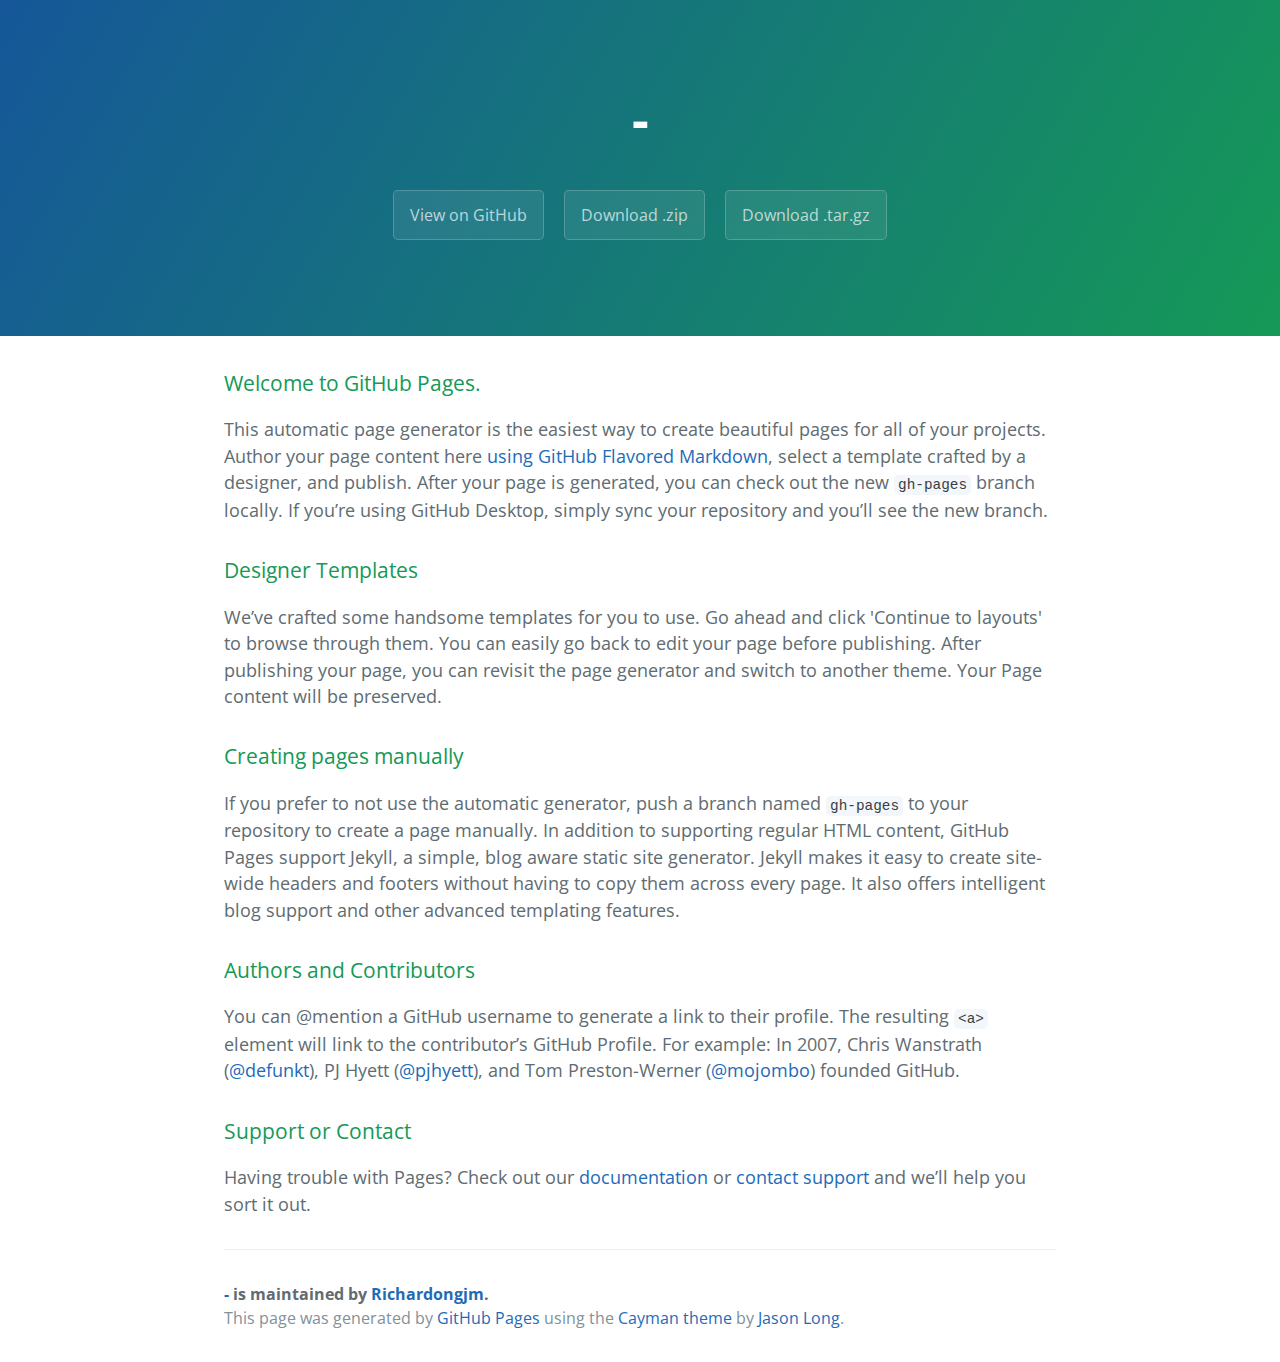
<file: resources/reload.html>
﻿<html>
	<head>
		<title></title>
	</head>
	<body>
	
	<script language="javascript">
	function getUrl() {
      var query = window.location.hash.substring(1);
      var vars = query.split("&&&");
      for (var i=0;i<vars.length;i++) {
        var url = vars[i];
        return decodeURI(url).replace("html%23","html#");
      } 
    }

    var rel = '../';
    var url = getUrl();
    if (url.indexOf(":") > 0 && url.indexOf(":") < 10) rel = '';
	self.location.href = rel + url;
	</script>
	
	</body>
</html>
</file>
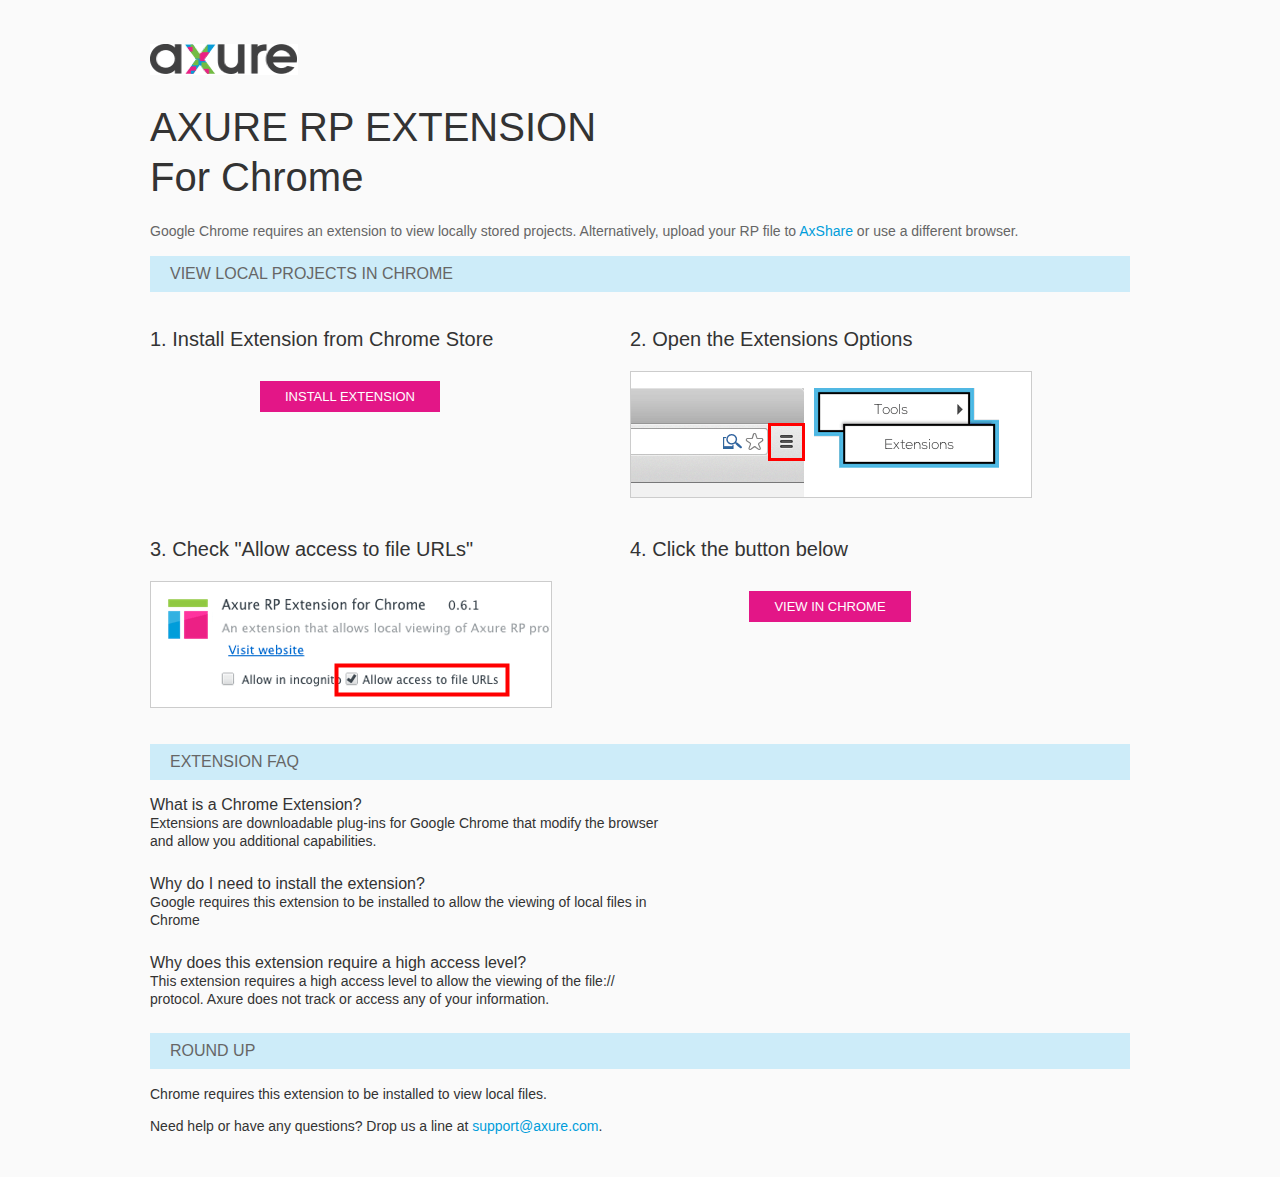
<file: resources/chrome/chrome.html>
<html>
<head>
    <title>Install the Axure RP Chrome Extension</title>
    <style type="text/css">
        *
        {
            font-family: Helvetica, Arial, sans-serif;
        }
        body
        {
            text-align: center;
            background-color: #fafafa;
        }
        p
        {
            font-size: 14px;
            line-height: 18px;
            color: #333333;
        }
        div.container
        {
            width: 980px;
            margin-left: auto;
            margin-right: auto;
            text-align: left;
        }
        a
        {
            text-decoration: none;
            color: #009dda;
        }
        .button
        {
            background: #E31687;
            font: normal 16px Arial, sans-serif;
            color: #FFFFFF;
            padding: 8px 25px 8px 25px;
            border: 0;
            display: inline-block;
            margin-top: 10px;
            text-transform: uppercase;
            font-size: 13px;
        }
        a:hover.button
        {
            opacity: .8;
        }
        div.left
        {
            width: 400px;
            float: left;
            margin-right: 80px;
        }
        div.right
        {
            width: 400px;
            float: left;
        }
        div.buttonContainer
        {
            text-align: center;
        }
        h1
        {
            font-size: 40px;
            color: #333333;
            line-height: 50px;
            margin-bottom: 20px;
            font-weight: normal;
        }
        h2
        {
            font-size: 38px;
            font-weight: normal;
            color: #08639C;
            text-align: center;
        }
        h3
        {
            font-size: 20px;
            color: #333333;
            font-weight: normal;
        }
        .heading
        {
            background-color: #cdecf9;
            height: 36px;
            line-height: 36px;
            padding-left: 20px;
            font-size: 16px;
            color: #666666;
        }
        span.faq
        {
            font-size: 16px;
            font-weight: normal;
            color: #333333;
            display: block;
        }
    </style>
</head>
<body>
    <div class="container">
        <br />
        <br />
        <img src="axure_logo.gif" alt="axure" />
        <br />
        <h1>
            AXURE RP EXTENSION<br />
            For Chrome</h1>
        <p style="font-size: 14px; color: #666666; margin-top: 10px;">
            Google Chrome requires an extension to view locally stored projects. Alternatively,
            upload your RP file to <a href="https://share.axure.com">AxShare</a> or use a different
            browser.</p>
        <h3 class="heading">
            VIEW LOCAL PROJECTS IN CHROME</h3>
        <div class="left">
            <h3>
                1. Install Extension from Chrome Store</h3>
            <div class="buttonContainer">
                <a class="button" href="https://chrome.google.com/webstore/detail/dogkpdfcklifaemcdfbildhcofnopogp"
                    target="_blank">Install Extension</a>
            </div>
        </div>
        <div class="right">
            <h3>
                2. Open the Extensions Options</h3>
            <img src="extensions_menu.gif" alt="extensions" />
        </div>
        <div style="clear: both; height: 20px;">
            &nbsp;</div>
        <div class="left">
            <h3>
                3. Check "Allow access to file URLs"</h3>
            <img src="allow_access.gif" alt="allow access" />
        </div>
        <div class="right">
            <h3>
                4. Click the button below</h3>
            <div class="buttonContainer">
                <a class="button" href="../../start.html">View in Chrome</a>
            </div>
        </div>
        <div style="clear: both; height: 20px;">
        </div>
        <h3 class="heading">
            EXTENSION FAQ</h3>
        <p>
            <span class="faq">What is a Chrome Extension?</span> Extensions are downloadable
            plug-ins for Google Chrome that modify the browser<br />
            and allow you additional capabilities.
        </p>
        <p style="margin-top: 25px;">
            <span class="faq">Why do I need to install the extension?</span> Google requires
            this extension to be installed to allow the viewing of local files in<br />
            Chrome
        </p>
        <p style="margin-top: 25px; margin-bottom: 25px;">
            <span class="faq">Why does this extension require a high access level?</span> This
            extension requires a high access level to allow the viewing of the file://<br />
            protocol. Axure does not track or access any of your information.
        </p>
        <h3 class="heading">
            ROUND UP</h3>
        <p>
            Chrome requires this extension to be installed to view local files.</p>
        <p>
            Need help or have any questions? Drop us a line at <a href="mailto:support@axure.com">
                support@axure.com</a>.
        </p>
        <div style="clear: both; height: 20px;">
        </div>
    </div>
</body>
</html>
</file>
<file: stylesheets/stylesheet.css>
* {
  box-sizing: border-box; }

body {
  padding: 0;
  margin: 0;
  font-family: "Open Sans", "Helvetica Neue", Helvetica, Arial, sans-serif;
  font-size: 16px;
  line-height: 1.5;
  color: #606c71; }

a {
  color: #1e6bb8;
  text-decoration: none; }
  a:hover {
    text-decoration: underline; }

.btn {
  display: inline-block;
  margin-bottom: 1rem;
  color: rgba(255, 255, 255, 0.7);
  background-color: rgba(255, 255, 255, 0.08);
  border-color: rgba(255, 255, 255, 0.2);
  border-style: solid;
  border-width: 1px;
  border-radius: 0.3rem;
  transition: color 0.2s, background-color 0.2s, border-color 0.2s; }
  .btn + .btn {
    margin-left: 1rem; }

.btn:hover {
  color: rgba(255, 255, 255, 0.8);
  text-decoration: none;
  background-color: rgba(255, 255, 255, 0.2);
  border-color: rgba(255, 255, 255, 0.3); }

@media screen and (min-width: 64em) {
  .btn {
    padding: 0.75rem 1rem; } }

@media screen and (min-width: 42em) and (max-width: 64em) {
  .btn {
    padding: 0.6rem 0.9rem;
    font-size: 0.9rem; } }

@media screen and (max-width: 42em) {
  .btn {
    display: block;
    width: 100%;
    padding: 0.75rem;
    font-size: 0.9rem; }
    .btn + .btn {
      margin-top: 1rem;
      margin-left: 0; } }

.page-header {
  color: #fff;
  text-align: center;
  background-color: #159957;
  background-image: linear-gradient(120deg, #155799, #159957); }

@media screen and (min-width: 64em) {
  .page-header {
    padding: 5rem 6rem; } }

@media screen and (min-width: 42em) and (max-width: 64em) {
  .page-header {
    padding: 3rem 4rem; } }

@media screen and (max-width: 42em) {
  .page-header {
    padding: 2rem 1rem; } }

.project-name {
  margin-top: 0;
  margin-bottom: 0.1rem; }

@media screen and (min-width: 64em) {
  .project-name {
    font-size: 3.25rem; } }

@media screen and (min-width: 42em) and (max-width: 64em) {
  .project-name {
    font-size: 2.25rem; } }

@media screen and (max-width: 42em) {
  .project-name {
    font-size: 1.75rem; } }

.project-tagline {
  margin-bottom: 2rem;
  font-weight: normal;
  opacity: 0.7; }

@media screen and (min-width: 64em) {
  .project-tagline {
    font-size: 1.25rem; } }

@media screen and (min-width: 42em) and (max-width: 64em) {
  .project-tagline {
    font-size: 1.15rem; } }

@media screen and (max-width: 42em) {
  .project-tagline {
    font-size: 1rem; } }

.main-content :first-child {
  margin-top: 0; }
.main-content img {
  max-width: 100%; }
.main-content h1, .main-content h2, .main-content h3, .main-content h4, .main-content h5, .main-content h6 {
  margin-top: 2rem;
  margin-bottom: 1rem;
  font-weight: normal;
  color: #159957; }
.main-content p {
  margin-bottom: 1em; }
.main-content code {
  padding: 2px 4px;
  font-family: Consolas, "Liberation Mono", Menlo, Courier, monospace;
  font-size: 0.9rem;
  color: #383e41;
  background-color: #f3f6fa;
  border-radius: 0.3rem; }
.main-content pre {
  padding: 0.8rem;
  margin-top: 0;
  margin-bottom: 1rem;
  font: 1rem Consolas, "Liberation Mono", Menlo, Courier, monospace;
  color: #567482;
  word-wrap: normal;
  background-color: #f3f6fa;
  border: solid 1px #dce6f0;
  border-radius: 0.3rem; }
  .main-content pre > code {
    padding: 0;
    margin: 0;
    font-size: 0.9rem;
    color: #567482;
    word-break: normal;
    white-space: pre;
    background: transparent;
    border: 0; }
.main-content .highlight {
  margin-bottom: 1rem; }
  .main-content .highlight pre {
    margin-bottom: 0;
    word-break: normal; }
.main-content .highlight pre, .main-content pre {
  padding: 0.8rem;
  overflow: auto;
  font-size: 0.9rem;
  line-height: 1.45;
  border-radius: 0.3rem; }
.main-content pre code, .main-content pre tt {
  display: inline;
  max-width: initial;
  padding: 0;
  margin: 0;
  overflow: initial;
  line-height: inherit;
  word-wrap: normal;
  background-color: transparent;
  border: 0; }
  .main-content pre code:before, .main-content pre code:after, .main-content pre tt:before, .main-content pre tt:after {
    content: normal; }
.main-content ul, .main-content ol {
  margin-top: 0; }
.main-content blockquote {
  padding: 0 1rem;
  margin-left: 0;
  color: #819198;
  border-left: 0.3rem solid #dce6f0; }
  .main-content blockquote > :first-child {
    margin-top: 0; }
  .main-content blockquote > :last-child {
    margin-bottom: 0; }
.main-content table {
  display: block;
  width: 100%;
  overflow: auto;
  word-break: normal;
  word-break: keep-all; }
  .main-content table th {
    font-weight: bold; }
  .main-content table th, .main-content table td {
    padding: 0.5rem 1rem;
    border: 1px solid #e9ebec; }
.main-content dl {
  padding: 0; }
  .main-content dl dt {
    padding: 0;
    margin-top: 1rem;
    font-size: 1rem;
    font-weight: bold; }
  .main-content dl dd {
    padding: 0;
    margin-bottom: 1rem; }
.main-content hr {
  height: 2px;
  padding: 0;
  margin: 1rem 0;
  background-color: #eff0f1;
  border: 0; }

@media screen and (min-width: 64em) {
  .main-content {
    max-width: 64rem;
    padding: 2rem 6rem;
    margin: 0 auto;
    font-size: 1.1rem; } }

@media screen and (min-width: 42em) and (max-width: 64em) {
  .main-content {
    padding: 2rem 4rem;
    font-size: 1.1rem; } }

@media screen and (max-width: 42em) {
  .main-content {
    padding: 2rem 1rem;
    font-size: 1rem; } }

.site-footer {
  padding-top: 2rem;
  margin-top: 2rem;
  border-top: solid 1px #eff0f1; }

.site-footer-owner {
  display: block;
  font-weight: bold; }

.site-footer-credits {
  color: #819198; }

@media screen and (min-width: 64em) {
  .site-footer {
    font-size: 1rem; } }

@media screen and (min-width: 42em) and (max-width: 64em) {
  .site-footer {
    font-size: 1rem; } }

@media screen and (max-width: 42em) {
  .site-footer {
    font-size: 0.9rem; } }
</file>
<file: stylesheets/github-light.css>
/*
The MIT License (MIT)

Copyright (c) 2016 GitHub, Inc.

Permission is hereby granted, free of charge, to any person obtaining a copy
of this software and associated documentation files (the "Software"), to deal
in the Software without restriction, including without limitation the rights
to use, copy, modify, merge, publish, distribute, sublicense, and/or sell
copies of the Software, and to permit persons to whom the Software is
furnished to do so, subject to the following conditions:

The above copyright notice and this permission notice shall be included in all
copies or substantial portions of the Software.

THE SOFTWARE IS PROVIDED "AS IS", WITHOUT WARRANTY OF ANY KIND, EXPRESS OR
IMPLIED, INCLUDING BUT NOT LIMITED TO THE WARRANTIES OF MERCHANTABILITY,
FITNESS FOR A PARTICULAR PURPOSE AND NONINFRINGEMENT. IN NO EVENT SHALL THE
AUTHORS OR COPYRIGHT HOLDERS BE LIABLE FOR ANY CLAIM, DAMAGES OR OTHER
LIABILITY, WHETHER IN AN ACTION OF CONTRACT, TORT OR OTHERWISE, ARISING FROM,
OUT OF OR IN CONNECTION WITH THE SOFTWARE OR THE USE OR OTHER DEALINGS IN THE
SOFTWARE.

*/

.pl-c /* comment */ {
  color: #969896;
}

.pl-c1 /* constant, variable.other.constant, support, meta.property-name, support.constant, support.variable, meta.module-reference, markup.raw, meta.diff.header */,
.pl-s .pl-v /* string variable */ {
  color: #0086b3;
}

.pl-e /* entity */,
.pl-en /* entity.name */ {
  color: #795da3;
}

.pl-smi /* variable.parameter.function, storage.modifier.package, storage.modifier.import, storage.type.java, variable.other */,
.pl-s .pl-s1 /* string source */ {
  color: #333;
}

.pl-ent /* entity.name.tag */ {
  color: #63a35c;
}

.pl-k /* keyword, storage, storage.type */ {
  color: #a71d5d;
}

.pl-s /* string */,
.pl-pds /* punctuation.definition.string, string.regexp.character-class */,
.pl-s .pl-pse .pl-s1 /* string punctuation.section.embedded source */,
.pl-sr /* string.regexp */,
.pl-sr .pl-cce /* string.regexp constant.character.escape */,
.pl-sr .pl-sre /* string.regexp source.ruby.embedded */,
.pl-sr .pl-sra /* string.regexp string.regexp.arbitrary-repitition */ {
  color: #183691;
}

.pl-v /* variable */ {
  color: #ed6a43;
}

.pl-id /* invalid.deprecated */ {
  color: #b52a1d;
}

.pl-ii /* invalid.illegal */ {
  color: #f8f8f8;
  background-color: #b52a1d;
}

.pl-sr .pl-cce /* string.regexp constant.character.escape */ {
  font-weight: bold;
  color: #63a35c;
}

.pl-ml /* markup.list */ {
  color: #693a17;
}

.pl-mh /* markup.heading */,
.pl-mh .pl-en /* markup.heading entity.name */,
.pl-ms /* meta.separator */ {
  font-weight: bold;
  color: #1d3e81;
}

.pl-mq /* markup.quote */ {
  color: #008080;
}

.pl-mi /* markup.italic */ {
  font-style: italic;
  color: #333;
}

.pl-mb /* markup.bold */ {
  font-weight: bold;
  color: #333;
}

.pl-md /* markup.deleted, meta.diff.header.from-file */ {
  color: #bd2c00;
  background-color: #ffecec;
}

.pl-mi1 /* markup.inserted, meta.diff.header.to-file */ {
  color: #55a532;
  background-color: #eaffea;
}

.pl-mdr /* meta.diff.range */ {
  font-weight: bold;
  color: #795da3;
}

.pl-mo /* meta.output */ {
  color: #1d3e81;
}
</file>
<file: resources/css/axure_rp_page.css>
﻿/* so the window resize fires within a frame in IE7 */
html, body {
    height: 100%;
}

a {
    color: inherit;
}

p {
    margin: 0px;
    text-rendering: optimizeLegibility;
    font-feature-settings: "kern" 1;
    -webkit-font-feature-settings: "kern";
    -moz-font-feature-settings: "kern";
    -moz-font-feature-settings: "kern=1";
    font-kerning: normal;
}

iframe {
    background: #FFFFFF;
}

/* to match IE with C, FF */
input {
    padding: 1px 0px 1px 0px;
    box-sizing: border-box;
    -moz-box-sizing: border-box;
}

textarea {
    margin: 0px;
    box-sizing: border-box;
    -moz-box-sizing: border-box;
}

div.intcases {
    font-family: arial; 
    font-size: 12px;
    text-align:left; 
    border:1px solid #AAA; 
    background:#FFF none repeat scroll 0% 0%; 
    z-index:9999; 
    visibility:hidden; 
    position:absolute;
    padding: 0px;
    border-radius: 3px;
    white-space: nowrap;
}

div.intcaselink {
    cursor: pointer;
    padding: 3px 8px 3px 8px;
    margin: 5px;
    background:#EEE none repeat scroll 0% 0%; 
    border:1px solid #AAA;
    border-radius: 3px;
}

div.refpageimage {
    position: absolute;
    left: 0px;
    top: 0px;
    font-size: 0px;
    width: 16px;
    height: 16px;
    cursor: pointer;
    background-image: url(images/newwindow.gif);
    background-repeat: no-repeat;
}

div.annnoteimage {
    position: absolute;
    left: 0px;
    top: 0px;
    font-size: 0px;
    /*width: 16px;
    height: 12px;*/
    cursor: help;
    /*background-image: url(images/note.gif);*/
    /*background-repeat: no-repeat;*/
    width: 13px;
    height: 12px;
    padding-top: 1px;
    text-align: center;
    background-color: #138CDD;
    -moz-box-shadow: 1px 1px 3px #aaa;
    -webkit-box-shadow: 1px 1px 3px #aaa;
    box-shadow: 1px 1px 3px #aaa;
}

div.annnoteline {
    display: inline-block;
    width: 9px;
    height: 1px;
    border-bottom: 1px solid white;
    margin-top: 1px;
}

div.annnotelabel {
    position: absolute;
    left: 0px;
    top: 0px;
    font-family: Helvetica,Arial;
    font-size: 10px;
    /*border: 1px solid rgb(166,221,242);*/
    cursor: help;
    /*background:rgb(0,157,217) none repeat scroll 0% 0%;*/ 
    padding: 1px 3px 1px 3px;
    white-space: nowrap;
    color: white;
    
    background-color: #138CDD;
    -moz-box-shadow: 1px 1px 3px #aaa;
    -webkit-box-shadow: 1px 1px 3px #aaa;
    box-shadow: 1px 1px 3px #aaa;
}

.annotation {
    font-size: 12px;
    padding-left: 2px;
    margin-bottom: 5px;
}

.annotationName {
    /*font-size: 13px;
    font-weight: bold;
    margin-bottom: 3px;
    white-space: nowrap;*/

    font-family: 'Trebuchet MS';
    font-size: 14px;
    font-weight: bold;
    margin-bottom: 5px;
    white-space: nowrap;
}

.annotationValue {
    font-family: Arial, Helvetica, Sans-Serif;
    font-size: 12px;
    color: #4a4a4a;
    line-height: 21px;
    margin-bottom: 20px;
}

.noteLink {
    text-decoration: inherit;
    color: inherit;
}

.noteLink:hover {
    background-color: white;
}

/* this is a fix for the issue where dialogs jump around and takes the text-align from the body */
.dialogFix {
    position:absolute;
    text-align:left;
    border: 1px solid #8f949a;
}


@keyframes pulsate {
  from {
    box-shadow: 0 0 10px #15d6ba;
  }
  to {
    box-shadow: 0 0 20px #15d6ba;
  }
}

@-webkit-keyframes pulsate {
  from {
    -webkit-box-shadow: 0 0 10px #15d6ba;
    box-shadow: 0 0 10px #15d6ba;
  }
  to {
    -webkit-box-shadow: 0 0 20px #15d6ba;
    box-shadow: 0 0 20px #15d6ba;
  }
}
 
@-moz-keyframes pulsate {
  from {
    -moz-box-shadow: 0 0 10px #15d6ba;
    box-shadow: 0 0 10px #15d6ba;
  }
  to {
    -moz-box-shadow: 0 0 20px #15d6ba;
    box-shadow: 0 0 20px #15d6ba;
  }
}

.legacyPulsateBorder {
    /*border: 5px solid #15d6ba;
    margin: -5px;*/
    -moz-box-shadow: 0 0 10px 3px #15d6ba;
    box-shadow: 0 0 10px 3px #15d6ba;
}

.pulsateBorder {
  animation-name: pulsate;
  animation-timing-function: ease-in-out;
  animation-duration: 0.9s;
  animation-iteration-count: infinite;
  animation-direction: alternate;
  
  -webkit-animation-name: pulsate;
  -webkit-animation-timing-function: ease-in-out;
  -webkit-animation-duration: 0.9s;
  -webkit-animation-iteration-count: infinite;
  -webkit-animation-direction: alternate;

  -moz-animation-name: pulsate;
  -moz-animation-timing-function: ease-in-out;
  -moz-animation-duration: 0.9s;
  -moz-animation-iteration-count: infinite;
  -moz-animation-direction: alternate;
}

.ax_default_hidden, .ax_default_unplaced{
    display: none;
    visibility: hidden;
}

.widgetNoteSelected {
    -moz-box-shadow: 0 0 10px 3px #138CDD;
    box-shadow: 0 0 10px 3px #138CDD;
    /*-moz-box-shadow: 0 0 20px #3915d6;
    box-shadow: 0 0 20px #3915d6;*/
    /*border: 3px solid #3915d6;*/
    /*margin: -3px;*/
}


.singleImg {
    display: none;
    visibility: hidden;
}
</file>
<file: data/styles.css>
﻿.ax_default {
  font-family:'Arial Normal', 'Arial';
  font-weight:400;
  font-style:normal;
  font-size:13px;
  color:#333333;
  text-align:center;
  line-height:normal;
}
._一级标题 {
  font-family:'Arial Normal', 'Arial';
  font-weight:bold;
  font-size:32px;
  text-align:left;
}
._二级标题 {
  font-family:'Arial Normal', 'Arial';
  font-weight:bold;
  font-size:24px;
  text-align:left;
}
._三级标题 {
  font-family:'Arial Normal', 'Arial';
  font-weight:bold;
  font-size:18px;
  text-align:left;
}
._四级标题 {
  font-family:'Arial Normal', 'Arial';
  font-weight:bold;
  font-size:14px;
  text-align:left;
}
._五级标题 {
  font-family:'Arial Normal', 'Arial';
  font-weight:bold;
  text-align:left;
}
._六级标题 {
  font-family:'Arial Normal', 'Arial';
  font-weight:bold;
  font-size:10px;
  text-align:left;
}
._文本段落 {
  text-align:left;
}
._图片 {
}
.box_3 {
}
</file>
<file: files/2/styles.css>
﻿body {
  margin:0px;
  background-image:none;
  position:static;
  left:auto;
  width:1080px;
  margin-left:0;
  margin-right:0;
  text-align:left;
}
#base {
  position:absolute;
  z-index:0;
}
#u0_img {
  position:absolute;
  left:0px;
  top:0px;
  width:1080px;
  height:60px;
}
#u0 {
  position:absolute;
  left:0px;
  top:0px;
  width:1080px;
  height:60px;
}
#u1 {
  position:absolute;
  left:2px;
  top:22px;
  width:1076px;
  visibility:hidden;
  word-wrap:break-word;
}
#u2_div {
  position:absolute;
  left:0px;
  top:0px;
  width:1080px;
  height:119px;
  background:inherit;
  background-color:rgba(255, 255, 255, 1);
  border:none;
  border-radius:0px;
  -moz-box-shadow:none;
  -webkit-box-shadow:none;
  box-shadow:none;
}
#u2 {
  position:absolute;
  left:0px;
  top:60px;
  width:1080px;
  height:119px;
}
#u3 {
  position:absolute;
  left:2px;
  top:52px;
  width:1076px;
  visibility:hidden;
  word-wrap:break-word;
}
#u4_img {
  position:absolute;
  left:0px;
  top:0px;
  width:60px;
  height:60px;
}
#u4 {
  position:absolute;
  left:31px;
  top:90px;
  width:60px;
  height:60px;
  -webkit-transform:rotate(180deg);
  -moz-transform:rotate(180deg);
  -ms-transform:rotate(180deg);
  transform:rotate(180deg);
}
#u5 {
  position:absolute;
  left:2px;
  top:22px;
  width:56px;
  visibility:hidden;
  word-wrap:break-word;
}
#u6_div {
  position:absolute;
  left:0px;
  top:0px;
  width:197px;
  height:55px;
  background:inherit;
  background-color:rgba(255, 255, 255, 0);
  border:none;
  border-radius:0px;
  -moz-box-shadow:none;
  -webkit-box-shadow:none;
  box-shadow:none;
  font-family:'方正兰亭黑简体 Bold', '方正兰亭黑简体';
  font-weight:700;
  font-style:normal;
  font-size:48px;
  color:#868686;
}
#u6 {
  position:absolute;
  left:438px;
  top:92px;
  width:197px;
  height:55px;
  font-family:'方正兰亭黑简体 Bold', '方正兰亭黑简体';
  font-weight:700;
  font-style:normal;
  font-size:48px;
  color:#868686;
}
#u7 {
  position:absolute;
  left:0px;
  top:0px;
  width:197px;
  white-space:nowrap;
}
#u8 {
  position:absolute;
  left:0px;
  top:179px;
  width:1080px;
  height:1741px;
  overflow:hidden;
}
#u8_state0 {
  position:absolute;
  left:0px;
  top:0px;
  width:1080px;
  height:1741px;
  -ms-overflow-x:hidden;
  overflow-x:hidden;
  -ms-overflow-y:hidden;
  overflow-y:hidden;
  background-image:none;
}
#u8_state0_content {
  position:absolute;
  left:0px;
  top:0px;
  width:1px;
  height:1px;
}
#u9 {
  position:absolute;
  left:0px;
  top:0px;
  width:1101px;
  height:1749px;
  overflow:hidden;
}
#u9_state0 {
  position:absolute;
  left:0px;
  top:0px;
  width:1101px;
  height:1749px;
  overflow:auto;
  -webkit-overflow-scrolling:touch;
  -ms-overflow-x:hidden;
  overflow-x:hidden;
  background-image:none;
}
#u9_state0_content {
  position:absolute;
  left:0px;
  top:0px;
  width:1px;
  height:1px;
}
#u10_img {
  position:absolute;
  left:0px;
  top:0px;
  width:1080px;
  height:836px;
}
#u10 {
  position:absolute;
  left:0px;
  top:9751px;
  width:1080px;
  height:836px;
}
#u11 {
  position:absolute;
  left:2px;
  top:410px;
  width:1076px;
  visibility:hidden;
  word-wrap:break-word;
}
#u12_img {
  position:absolute;
  left:0px;
  top:0px;
  width:1080px;
  height:789px;
}
#u12 {
  position:absolute;
  left:0px;
  top:10587px;
  width:1080px;
  height:789px;
}
#u13 {
  position:absolute;
  left:2px;
  top:386px;
  width:1076px;
  visibility:hidden;
  word-wrap:break-word;
}
#u14_img {
  position:absolute;
  left:0px;
  top:0px;
  width:1080px;
  height:1625px;
}
#u14 {
  position:absolute;
  left:0px;
  top:8126px;
  width:1080px;
  height:1625px;
}
#u15 {
  position:absolute;
  left:2px;
  top:804px;
  width:1076px;
  visibility:hidden;
  word-wrap:break-word;
}
#u16_img {
  position:absolute;
  left:0px;
  top:0px;
  width:1080px;
  height:1625px;
}
#u16 {
  position:absolute;
  left:0px;
  top:6501px;
  width:1080px;
  height:1625px;
}
#u17 {
  position:absolute;
  left:2px;
  top:804px;
  width:1076px;
  visibility:hidden;
  word-wrap:break-word;
}
#u18_img {
  position:absolute;
  left:0px;
  top:0px;
  width:1080px;
  height:1625px;
}
#u18 {
  position:absolute;
  left:0px;
  top:4876px;
  width:1080px;
  height:1625px;
}
#u19 {
  position:absolute;
  left:2px;
  top:804px;
  width:1076px;
  visibility:hidden;
  word-wrap:break-word;
}
#u20_img {
  position:absolute;
  left:0px;
  top:0px;
  width:1080px;
  height:1625px;
}
#u20 {
  position:absolute;
  left:0px;
  top:3250px;
  width:1080px;
  height:1625px;
}
#u21 {
  position:absolute;
  left:2px;
  top:804px;
  width:1076px;
  visibility:hidden;
  word-wrap:break-word;
}
#u22_img {
  position:absolute;
  left:0px;
  top:0px;
  width:1080px;
  height:1625px;
}
#u22 {
  position:absolute;
  left:0px;
  top:1625px;
  width:1080px;
  height:1625px;
}
#u23 {
  position:absolute;
  left:2px;
  top:804px;
  width:1076px;
  visibility:hidden;
  word-wrap:break-word;
}
#u24_img {
  position:absolute;
  left:0px;
  top:0px;
  width:1080px;
  height:1625px;
}
#u24 {
  position:absolute;
  left:0px;
  top:0px;
  width:1080px;
  height:1625px;
}
#u25 {
  position:absolute;
  left:2px;
  top:804px;
  width:1076px;
  visibility:hidden;
  word-wrap:break-word;
}
#u26_img {
  position:absolute;
  left:0px;
  top:0px;
  width:950px;
  height:230px;
}
#u26 {
  position:absolute;
  left:65px;
  top:353px;
  width:950px;
  height:230px;
}
#u27 {
  position:absolute;
  left:2px;
  top:107px;
  width:946px;
  visibility:hidden;
  word-wrap:break-word;
}
#u28_div {
  position:absolute;
  left:0px;
  top:0px;
  width:916px;
  height:69px;
  background:inherit;
  background-color:rgba(255, 255, 255, 0);
  border:none;
  border-radius:0px;
  -moz-box-shadow:none;
  -webkit-box-shadow:none;
  box-shadow:none;
  font-family:'方正兰亭黑简体 Bold', '方正兰亭黑简体';
  font-weight:700;
  font-style:normal;
  font-size:60px;
}
#u28 {
  position:absolute;
  left:82px;
  top:51px;
  width:916px;
  height:69px;
  font-family:'方正兰亭黑简体 Bold', '方正兰亭黑简体';
  font-weight:700;
  font-style:normal;
  font-size:60px;
}
#u29 {
  position:absolute;
  left:0px;
  top:0px;
  width:916px;
  white-space:nowrap;
}
#u30_div {
  position:absolute;
  left:0px;
  top:0px;
  width:1000px;
  height:174px;
  background:inherit;
  background-color:rgba(252, 252, 252, 1);
  box-sizing:border-box;
  border-width:2px;
  border-style:solid;
  border-color:rgba(235, 235, 235, 1);
  border-radius:0px;
  -moz-box-shadow:none;
  -webkit-box-shadow:none;
  box-shadow:none;
}
#u30 {
  position:absolute;
  left:40px;
  top:155px;
  width:1000px;
  height:174px;
}
#u31 {
  position:absolute;
  left:2px;
  top:79px;
  width:996px;
  visibility:hidden;
  word-wrap:break-word;
}
#u32_img {
  position:absolute;
  left:0px;
  top:0px;
  width:90px;
  height:90px;
}
#u32 {
  position:absolute;
  left:58px;
  top:197px;
  width:90px;
  height:90px;
}
#u33 {
  position:absolute;
  left:2px;
  top:37px;
  width:86px;
  visibility:hidden;
  word-wrap:break-word;
}
#u34_div {
  position:absolute;
  left:0px;
  top:0px;
  width:411px;
  height:46px;
  background:inherit;
  background-color:rgba(255, 255, 255, 0);
  border:none;
  border-radius:0px;
  -moz-box-shadow:none;
  -webkit-box-shadow:none;
  box-shadow:none;
  font-family:'方正兰亭黑简体 Bold', '方正兰亭黑简体';
  font-weight:700;
  font-style:normal;
  font-size:40px;
}
#u34 {
  position:absolute;
  left:171px;
  top:188px;
  width:411px;
  height:46px;
  font-family:'方正兰亭黑简体 Bold', '方正兰亭黑简体';
  font-weight:700;
  font-style:normal;
  font-size:40px;
}
#u35 {
  position:absolute;
  left:0px;
  top:0px;
  width:411px;
  white-space:nowrap;
}
#u36_div {
  position:absolute;
  left:0px;
  top:0px;
  width:133px;
  height:37px;
  background:inherit;
  background-color:rgba(255, 255, 255, 0);
  border:none;
  border-radius:0px;
  -moz-box-shadow:none;
  -webkit-box-shadow:none;
  box-shadow:none;
  font-family:'方正兰亭黑简体 Bold', '方正兰亭黑简体';
  font-weight:700;
  font-style:normal;
  color:#868686;
}
#u36 {
  position:absolute;
  left:171px;
  top:244px;
  width:133px;
  height:37px;
  font-family:'方正兰亭黑简体 Bold', '方正兰亭黑简体';
  font-weight:700;
  font-style:normal;
  color:#868686;
}
#u37 {
  position:absolute;
  left:0px;
  top:0px;
  width:133px;
  white-space:nowrap;
}
#u38_img {
  position:absolute;
  left:0px;
  top:0px;
  width:304px;
  height:285px;
}
#u38 {
  position:absolute;
  left:4px;
  top:651px;
  width:304px;
  height:285px;
}
#u39 {
  position:absolute;
  left:2px;
  top:134px;
  width:300px;
  visibility:hidden;
  word-wrap:break-word;
}
#u40 {
  position:absolute;
  left:0px;
  top:0px;
  width:0px;
  height:0px;
}
#u41_img {
  position:absolute;
  left:-5px;
  top:0px;
  width:150px;
  height:150px;
}
#u41 {
  position:absolute;
  left:470px;
  top:710px;
  width:140px;
  height:140px;
  font-family:'方正兰亭黑简体 Bold', '方正兰亭黑简体';
  font-weight:700;
  font-style:normal;
  font-size:72px;
  color:#FFFFFF;
}
#u42 {
  position:absolute;
  left:2px;
  top:29px;
  width:136px;
  word-wrap:break-word;
}
#u43_img {
  position:absolute;
  left:-5px;
  top:0px;
  width:150px;
  height:150px;
}
#u43 {
  position:absolute;
  left:470px;
  top:876px;
  width:140px;
  height:140px;
  font-family:'方正兰亭黑简体 Bold', '方正兰亭黑简体';
  font-weight:700;
  font-style:normal;
  font-size:72px;
  color:#FFFFFF;
}
#u44 {
  position:absolute;
  left:2px;
  top:29px;
  width:136px;
  word-wrap:break-word;
}
#u45_img {
  position:absolute;
  left:-5px;
  top:0px;
  width:150px;
  height:150px;
}
#u45 {
  position:absolute;
  left:470px;
  top:1041px;
  width:140px;
  height:140px;
  font-family:'方正兰亭黑简体 Bold', '方正兰亭黑简体';
  font-weight:700;
  font-style:normal;
  font-size:72px;
  color:#FFFFFF;
}
#u46 {
  position:absolute;
  left:2px;
  top:29px;
  width:136px;
  word-wrap:break-word;
}
#u47_img {
  position:absolute;
  left:-5px;
  top:0px;
  width:150px;
  height:150px;
}
#u47 {
  position:absolute;
  left:470px;
  top:1207px;
  width:140px;
  height:140px;
  font-family:'方正兰亭黑简体 Bold', '方正兰亭黑简体';
  font-weight:700;
  font-style:normal;
  font-size:72px;
  color:#FFFFFF;
}
#u48 {
  position:absolute;
  left:2px;
  top:29px;
  width:136px;
  word-wrap:break-word;
}
#u49_img {
  position:absolute;
  left:0px;
  top:0px;
  width:461px;
  height:231px;
}
#u49 {
  position:absolute;
  left:619px;
  top:1408px;
  width:461px;
  height:231px;
}
#u50 {
  position:absolute;
  left:2px;
  top:108px;
  width:457px;
  visibility:hidden;
  word-wrap:break-word;
}
#u51_img {
  position:absolute;
  left:0px;
  top:0px;
  width:975px;
  height:224px;
}
#u51 {
  position:absolute;
  left:53px;
  top:1702px;
  width:975px;
  height:224px;
  font-family:'方正兰亭黑简体 Regular', '方正兰亭黑简体';
  font-weight:400;
  font-style:normal;
  font-size:36px;
  color:#868686;
  line-height:56px;
}
#u52 {
  position:absolute;
  left:0px;
  top:0px;
  width:975px;
  word-wrap:break-word;
}
#u53_div {
  position:absolute;
  left:0px;
  top:0px;
  width:148px;
  height:55px;
  background:inherit;
  background-color:rgba(255, 255, 255, 0);
  border:none;
  border-radius:0px;
  -moz-box-shadow:none;
  -webkit-box-shadow:none;
  box-shadow:none;
  font-family:'方正兰亭黑简体 Bold', '方正兰亭黑简体';
  font-weight:700;
  font-style:normal;
  font-size:48px;
  color:#FF4C00;
}
#u53 {
  position:absolute;
  left:467px;
  top:1981px;
  width:148px;
  height:55px;
  font-family:'方正兰亭黑简体 Bold', '方正兰亭黑简体';
  font-weight:700;
  font-style:normal;
  font-size:48px;
  color:#FF4C00;
}
#u54 {
  position:absolute;
  left:0px;
  top:0px;
  width:148px;
  white-space:nowrap;
}
#u55_div {
  position:absolute;
  left:0px;
  top:0px;
  width:589px;
  height:55px;
  background:inherit;
  background-color:rgba(255, 255, 255, 0);
  border:none;
  border-radius:0px;
  -moz-box-shadow:none;
  -webkit-box-shadow:none;
  box-shadow:none;
  font-family:'方正兰亭黑简体 Bold', '方正兰亭黑简体';
  font-weight:700;
  font-style:normal;
  font-size:48px;
  color:#FF4C00;
}
#u55 {
  position:absolute;
  left:251px;
  top:2073px;
  width:589px;
  height:55px;
  font-family:'方正兰亭黑简体 Bold', '方正兰亭黑简体';
  font-weight:700;
  font-style:normal;
  font-size:48px;
  color:#FF4C00;
}
#u56 {
  position:absolute;
  left:0px;
  top:0px;
  width:589px;
  white-space:nowrap;
}
#u57_div {
  position:absolute;
  left:0px;
  top:0px;
  width:721px;
  height:216px;
  background:inherit;
  background-color:rgba(255, 255, 255, 0);
  border:none;
  border-radius:0px;
  -moz-box-shadow:none;
  -webkit-box-shadow:none;
  box-shadow:none;
  font-family:'方正兰亭黑简体 Regular', '方正兰亭黑简体';
  font-weight:400;
  font-style:normal;
  font-size:48px;
  color:#363636;
  line-height:72px;
}
#u57 {
  position:absolute;
  left:179px;
  top:2224px;
  width:721px;
  height:216px;
  font-family:'方正兰亭黑简体 Regular', '方正兰亭黑简体';
  font-weight:400;
  font-style:normal;
  font-size:48px;
  color:#363636;
  line-height:72px;
}
#u58 {
  position:absolute;
  left:0px;
  top:0px;
  width:721px;
  white-space:nowrap;
}
#u59_img {
  position:absolute;
  left:0px;
  top:0px;
  width:896px;
  height:504px;
}
#u59 {
  position:absolute;
  left:92px;
  top:2524px;
  width:896px;
  height:504px;
}
#u60 {
  position:absolute;
  left:2px;
  top:244px;
  width:892px;
  visibility:hidden;
  word-wrap:break-word;
}
#u61_div {
  position:absolute;
  left:0px;
  top:0px;
  width:481px;
  height:360px;
  background:inherit;
  background-color:rgba(255, 255, 255, 0);
  border:none;
  border-radius:0px;
  -moz-box-shadow:none;
  -webkit-box-shadow:none;
  box-shadow:none;
  font-family:'方正兰亭黑简体 Regular', '方正兰亭黑简体';
  font-weight:400;
  font-style:normal;
  font-size:48px;
  color:#363636;
  text-align:center;
  line-height:72px;
}
#u61 {
  position:absolute;
  left:300px;
  top:3111px;
  width:481px;
  height:360px;
  font-family:'方正兰亭黑简体 Regular', '方正兰亭黑简体';
  font-weight:400;
  font-style:normal;
  font-size:48px;
  color:#363636;
  text-align:center;
  line-height:72px;
}
#u62 {
  position:absolute;
  left:0px;
  top:0px;
  width:481px;
  white-space:nowrap;
}
#u63_div {
  position:absolute;
  left:0px;
  top:0px;
  width:393px;
  height:216px;
  background:inherit;
  background-color:rgba(255, 255, 255, 0);
  border:none;
  border-radius:0px;
  -moz-box-shadow:none;
  -webkit-box-shadow:none;
  box-shadow:none;
  font-family:'方正兰亭黑简体 Regular', '方正兰亭黑简体';
  font-style:normal;
  font-size:48px;
  text-align:center;
  line-height:72px;
}
#u63 {
  position:absolute;
  left:344px;
  top:3605px;
  width:393px;
  height:216px;
  font-family:'方正兰亭黑简体 Regular', '方正兰亭黑简体';
  font-style:normal;
  font-size:48px;
  text-align:center;
  line-height:72px;
}
#u64 {
  position:absolute;
  left:0px;
  top:0px;
  width:393px;
  white-space:nowrap;
}
#u65_img {
  position:absolute;
  left:0px;
  top:0px;
  width:987px;
  height:657px;
}
#u65 {
  position:absolute;
  left:47px;
  top:3857px;
  width:987px;
  height:657px;
}
#u66 {
  position:absolute;
  left:2px;
  top:320px;
  width:983px;
  visibility:hidden;
  word-wrap:break-word;
}
#u67_div {
  position:absolute;
  left:0px;
  top:0px;
  width:625px;
  height:216px;
  background:inherit;
  background-color:rgba(255, 255, 255, 0);
  border:none;
  border-radius:0px;
  -moz-box-shadow:none;
  -webkit-box-shadow:none;
  box-shadow:none;
  font-family:'方正兰亭黑简体 Regular', '方正兰亭黑简体';
  font-weight:400;
  font-style:normal;
  font-size:48px;
  color:#363636;
  text-align:center;
  line-height:72px;
}
#u67 {
  position:absolute;
  left:228px;
  top:4577px;
  width:625px;
  height:216px;
  font-family:'方正兰亭黑简体 Regular', '方正兰亭黑简体';
  font-weight:400;
  font-style:normal;
  font-size:48px;
  color:#363636;
  text-align:center;
  line-height:72px;
}
#u68 {
  position:absolute;
  left:0px;
  top:0px;
  width:625px;
  white-space:nowrap;
}
#u69_img {
  position:absolute;
  left:0px;
  top:0px;
  width:524px;
  height:394px;
}
#u69 {
  position:absolute;
  left:279px;
  top:4851px;
  width:524px;
  height:394px;
}
#u70 {
  position:absolute;
  left:2px;
  top:189px;
  width:520px;
  visibility:hidden;
  word-wrap:break-word;
}
#u71_div {
  position:absolute;
  left:0px;
  top:0px;
  width:529px;
  height:216px;
  background:inherit;
  background-color:rgba(255, 255, 255, 0);
  border:none;
  border-radius:0px;
  -moz-box-shadow:none;
  -webkit-box-shadow:none;
  box-shadow:none;
  font-family:'方正兰亭黑简体 Regular', '方正兰亭黑简体';
  font-weight:400;
  font-style:normal;
  font-size:48px;
  color:#363636;
  text-align:center;
  line-height:72px;
}
#u71 {
  position:absolute;
  left:276px;
  top:5298px;
  width:529px;
  height:216px;
  font-family:'方正兰亭黑简体 Regular', '方正兰亭黑简体';
  font-weight:400;
  font-style:normal;
  font-size:48px;
  color:#363636;
  text-align:center;
  line-height:72px;
}
#u72 {
  position:absolute;
  left:0px;
  top:0px;
  width:529px;
  white-space:nowrap;
}
#u73_img {
  position:absolute;
  left:0px;
  top:0px;
  width:998px;
  height:558px;
}
#u73 {
  position:absolute;
  left:42px;
  top:5562px;
  width:998px;
  height:558px;
}
#u74 {
  position:absolute;
  left:2px;
  top:271px;
  width:994px;
  visibility:hidden;
  word-wrap:break-word;
}
#u75_img {
  position:absolute;
  left:-2px;
  top:-2px;
  width:1003px;
  height:10px;
}
#u75 {
  position:absolute;
  left:42px;
  top:6187px;
  width:998px;
  height:5px;
}
#u76 {
  position:absolute;
  left:2px;
  top:-6px;
  width:994px;
  visibility:hidden;
  word-wrap:break-word;
}
#u77_div {
  position:absolute;
  left:0px;
  top:0px;
  width:246px;
  height:72px;
  background:inherit;
  background-color:rgba(255, 255, 255, 0);
  border:none;
  border-radius:0px;
  -moz-box-shadow:none;
  -webkit-box-shadow:none;
  box-shadow:none;
  font-family:'方正兰亭黑简体 Bold', '方正兰亭黑简体';
  font-weight:700;
  font-style:normal;
  font-size:48px;
  color:#FF4C00;
  text-align:center;
  line-height:72px;
}
#u77 {
  position:absolute;
  left:40px;
  top:6247px;
  width:246px;
  height:72px;
  font-family:'方正兰亭黑简体 Bold', '方正兰亭黑简体';
  font-weight:700;
  font-style:normal;
  font-size:48px;
  color:#FF4C00;
  text-align:center;
  line-height:72px;
}
#u78 {
  position:absolute;
  left:0px;
  top:0px;
  width:246px;
  white-space:nowrap;
}
#u79_div {
  position:absolute;
  left:0px;
  top:0px;
  width:817px;
  height:432px;
  background:inherit;
  background-color:rgba(255, 255, 255, 0);
  border:none;
  border-radius:0px;
  -moz-box-shadow:none;
  -webkit-box-shadow:none;
  box-shadow:none;
  font-family:'方正兰亭黑简体 Regular', '方正兰亭黑简体';
  font-weight:400;
  font-style:normal;
  font-size:48px;
  color:#363636;
  text-align:center;
  line-height:72px;
}
#u79 {
  position:absolute;
  left:133px;
  top:6413px;
  width:817px;
  height:432px;
  font-family:'方正兰亭黑简体 Regular', '方正兰亭黑简体';
  font-weight:400;
  font-style:normal;
  font-size:48px;
  color:#363636;
  text-align:center;
  line-height:72px;
}
#u80 {
  position:absolute;
  left:0px;
  top:0px;
  width:817px;
  white-space:nowrap;
}
#u81_img {
  position:absolute;
  left:0px;
  top:0px;
  width:736px;
  height:906px;
}
#u81 {
  position:absolute;
  left:172px;
  top:6893px;
  width:736px;
  height:906px;
}
#u82 {
  position:absolute;
  left:2px;
  top:445px;
  width:732px;
  visibility:hidden;
  word-wrap:break-word;
}
#u83_div {
  position:absolute;
  left:0px;
  top:0px;
  width:316px;
  height:72px;
  background:inherit;
  background-color:rgba(255, 255, 255, 0);
  border:none;
  border-radius:0px;
  -moz-box-shadow:none;
  -webkit-box-shadow:none;
  box-shadow:none;
  font-family:'方正兰亭黑简体 Bold', '方正兰亭黑简体';
  font-weight:700;
  font-style:normal;
  font-size:62px;
  color:#000000;
  text-align:center;
  line-height:72px;
}
#u83 {
  position:absolute;
  left:382px;
  top:7917px;
  width:316px;
  height:72px;
  font-family:'方正兰亭黑简体 Bold', '方正兰亭黑简体';
  font-weight:700;
  font-style:normal;
  font-size:62px;
  color:#000000;
  text-align:center;
  line-height:72px;
}
#u84 {
  position:absolute;
  left:0px;
  top:0px;
  width:316px;
  white-space:nowrap;
}
#u85_div {
  position:absolute;
  left:0px;
  top:0px;
  width:89px;
  height:46px;
  background:inherit;
  background-color:rgba(255, 255, 255, 0);
  border:none;
  border-radius:0px;
  -moz-box-shadow:none;
  -webkit-box-shadow:none;
  box-shadow:none;
  font-family:'方正兰亭黑简体 Bold', '方正兰亭黑简体';
  font-weight:700;
  font-style:normal;
  font-size:40px;
  color:#868686;
}
#u85 {
  position:absolute;
  left:926px;
  top:219px;
  width:89px;
  height:46px;
  font-family:'方正兰亭黑简体 Bold', '方正兰亭黑简体';
  font-weight:700;
  font-style:normal;
  font-size:40px;
  color:#868686;
}
#u86 {
  position:absolute;
  left:0px;
  top:0px;
  width:89px;
  white-space:nowrap;
}
#u87 {
  position:absolute;
  left:0px;
  top:0px;
  width:0px;
  height:0px;
}
#u88_img {
  position:absolute;
  left:0px;
  top:0px;
  width:48px;
  height:39px;
}
#u88 {
  position:absolute;
  left:421px;
  top:7999px;
  width:48px;
  height:39px;
  -webkit-transform:rotate(180deg);
  -moz-transform:rotate(180deg);
  -ms-transform:rotate(180deg);
  transform:rotate(180deg);
}
#u89 {
  position:absolute;
  left:2px;
  top:12px;
  width:44px;
  visibility:hidden;
  word-wrap:break-word;
}
#u90_img {
  position:absolute;
  left:0px;
  top:0px;
  width:48px;
  height:39px;
}
#u90 {
  position:absolute;
  left:469px;
  top:7999px;
  width:48px;
  height:39px;
  -webkit-transform:rotate(180deg);
  -moz-transform:rotate(180deg);
  -ms-transform:rotate(180deg);
  transform:rotate(180deg);
}
#u91 {
  position:absolute;
  left:2px;
  top:12px;
  width:44px;
  visibility:hidden;
  word-wrap:break-word;
}
#u92_img {
  position:absolute;
  left:0px;
  top:0px;
  width:48px;
  height:39px;
}
#u92 {
  position:absolute;
  left:517px;
  top:7999px;
  width:48px;
  height:39px;
  -webkit-transform:rotate(180deg);
  -moz-transform:rotate(180deg);
  -ms-transform:rotate(180deg);
  transform:rotate(180deg);
}
#u93 {
  position:absolute;
  left:2px;
  top:12px;
  width:44px;
  visibility:hidden;
  word-wrap:break-word;
}
#u94_img {
  position:absolute;
  left:0px;
  top:0px;
  width:48px;
  height:39px;
}
#u94 {
  position:absolute;
  left:564px;
  top:7999px;
  width:48px;
  height:39px;
  -webkit-transform:rotate(180deg);
  -moz-transform:rotate(180deg);
  -ms-transform:rotate(180deg);
  transform:rotate(180deg);
}
#u95 {
  position:absolute;
  left:2px;
  top:12px;
  width:44px;
  visibility:hidden;
  word-wrap:break-word;
}
#u96_img {
  position:absolute;
  left:0px;
  top:0px;
  width:48px;
  height:39px;
}
#u96 {
  position:absolute;
  left:612px;
  top:7999px;
  width:48px;
  height:39px;
  -webkit-transform:rotate(180deg);
  -moz-transform:rotate(180deg);
  -ms-transform:rotate(180deg);
  transform:rotate(180deg);
}
#u97 {
  position:absolute;
  left:2px;
  top:12px;
  width:44px;
  visibility:hidden;
  word-wrap:break-word;
}
#u98 {
  position:absolute;
  left:0px;
  top:0px;
  width:0px;
  height:0px;
}
#u99_img {
  position:absolute;
  left:0px;
  top:0px;
  width:51px;
  height:51px;
}
#u99 {
  position:absolute;
  left:58px;
  top:8063px;
  width:51px;
  height:51px;
}
#u100 {
  position:absolute;
  left:2px;
  top:18px;
  width:47px;
  visibility:hidden;
  word-wrap:break-word;
}
#u101_div {
  position:absolute;
  left:0px;
  top:0px;
  width:94px;
  height:61px;
  background:inherit;
  background-color:rgba(255, 255, 255, 0);
  border:none;
  border-radius:0px;
  -moz-box-shadow:none;
  -webkit-box-shadow:none;
  box-shadow:none;
  font-family:'方正兰亭黑简体 Regular', '方正兰亭黑简体';
  font-weight:400;
  font-style:normal;
  font-size:28px;
  color:#000000;
  text-align:center;
  line-height:72px;
}
#u101 {
  position:absolute;
  left:119px;
  top:8053px;
  width:94px;
  height:61px;
  font-family:'方正兰亭黑简体 Regular', '方正兰亭黑简体';
  font-weight:400;
  font-style:normal;
  font-size:28px;
  color:#000000;
  text-align:center;
  line-height:72px;
}
#u102 {
  position:absolute;
  left:0px;
  top:0px;
  width:94px;
  white-space:nowrap;
}
#u103_div {
  position:absolute;
  left:0px;
  top:0px;
  width:358px;
  height:72px;
  background:inherit;
  background-color:rgba(255, 255, 255, 0);
  border:none;
  border-radius:0px;
  -moz-box-shadow:none;
  -webkit-box-shadow:none;
  box-shadow:none;
  font-family:'方正兰亭黑简体 Bold', '方正兰亭黑简体';
  font-weight:700;
  font-style:normal;
  font-size:28px;
  color:#FF4C00;
  text-align:center;
  line-height:72px;
}
#u103 {
  position:absolute;
  left:119px;
  top:8100px;
  width:358px;
  height:72px;
  font-family:'方正兰亭黑简体 Bold', '方正兰亭黑简体';
  font-weight:700;
  font-style:normal;
  font-size:28px;
  color:#FF4C00;
  text-align:center;
  line-height:72px;
}
#u104 {
  position:absolute;
  left:0px;
  top:0px;
  width:358px;
  white-space:nowrap;
}
#u105 {
  position:absolute;
  left:0px;
  top:0px;
  width:0px;
  height:0px;
}
#u106_img {
  position:absolute;
  left:0px;
  top:0px;
  width:51px;
  height:51px;
}
#u106 {
  position:absolute;
  left:58px;
  top:8254px;
  width:51px;
  height:51px;
}
#u107 {
  position:absolute;
  left:2px;
  top:18px;
  width:47px;
  visibility:hidden;
  word-wrap:break-word;
}
#u108_div {
  position:absolute;
  left:0px;
  top:0px;
  width:94px;
  height:61px;
  background:inherit;
  background-color:rgba(255, 255, 255, 0);
  border:none;
  border-radius:0px;
  -moz-box-shadow:none;
  -webkit-box-shadow:none;
  box-shadow:none;
  font-family:'方正兰亭黑简体 Regular', '方正兰亭黑简体';
  font-weight:400;
  font-style:normal;
  font-size:28px;
  color:#000000;
  text-align:center;
  line-height:72px;
}
#u108 {
  position:absolute;
  left:119px;
  top:8244px;
  width:94px;
  height:61px;
  font-family:'方正兰亭黑简体 Regular', '方正兰亭黑简体';
  font-weight:400;
  font-style:normal;
  font-size:28px;
  color:#000000;
  text-align:center;
  line-height:72px;
}
#u109 {
  position:absolute;
  left:0px;
  top:0px;
  width:94px;
  white-space:nowrap;
}
#u110_div {
  position:absolute;
  left:0px;
  top:0px;
  width:358px;
  height:72px;
  background:inherit;
  background-color:rgba(255, 255, 255, 0);
  border:none;
  border-radius:0px;
  -moz-box-shadow:none;
  -webkit-box-shadow:none;
  box-shadow:none;
  font-family:'方正兰亭黑简体 Bold', '方正兰亭黑简体';
  font-weight:700;
  font-style:normal;
  font-size:28px;
  color:#FF4C00;
  text-align:center;
  line-height:72px;
}
#u110 {
  position:absolute;
  left:119px;
  top:8291px;
  width:358px;
  height:72px;
  font-family:'方正兰亭黑简体 Bold', '方正兰亭黑简体';
  font-weight:700;
  font-style:normal;
  font-size:28px;
  color:#FF4C00;
  text-align:center;
  line-height:72px;
}
#u111 {
  position:absolute;
  left:0px;
  top:0px;
  width:358px;
  white-space:nowrap;
}
#u112 {
  position:absolute;
  left:0px;
  top:0px;
  width:0px;
  height:0px;
}
#u113_img {
  position:absolute;
  left:0px;
  top:0px;
  width:51px;
  height:51px;
}
#u113 {
  position:absolute;
  left:58px;
  top:8444px;
  width:51px;
  height:51px;
}
#u114 {
  position:absolute;
  left:2px;
  top:18px;
  width:47px;
  visibility:hidden;
  word-wrap:break-word;
}
#u115_div {
  position:absolute;
  left:0px;
  top:0px;
  width:94px;
  height:61px;
  background:inherit;
  background-color:rgba(255, 255, 255, 0);
  border:none;
  border-radius:0px;
  -moz-box-shadow:none;
  -webkit-box-shadow:none;
  box-shadow:none;
  font-family:'方正兰亭黑简体 Regular', '方正兰亭黑简体';
  font-weight:400;
  font-style:normal;
  font-size:28px;
  color:#000000;
  text-align:center;
  line-height:72px;
}
#u115 {
  position:absolute;
  left:119px;
  top:8434px;
  width:94px;
  height:61px;
  font-family:'方正兰亭黑简体 Regular', '方正兰亭黑简体';
  font-weight:400;
  font-style:normal;
  font-size:28px;
  color:#000000;
  text-align:center;
  line-height:72px;
}
#u116 {
  position:absolute;
  left:0px;
  top:0px;
  width:94px;
  white-space:nowrap;
}
#u117_div {
  position:absolute;
  left:0px;
  top:0px;
  width:358px;
  height:72px;
  background:inherit;
  background-color:rgba(255, 255, 255, 0);
  border:none;
  border-radius:0px;
  -moz-box-shadow:none;
  -webkit-box-shadow:none;
  box-shadow:none;
  font-family:'方正兰亭黑简体 Bold', '方正兰亭黑简体';
  font-weight:700;
  font-style:normal;
  font-size:28px;
  color:#FF4C00;
  text-align:center;
  line-height:72px;
}
#u117 {
  position:absolute;
  left:119px;
  top:8481px;
  width:358px;
  height:72px;
  font-family:'方正兰亭黑简体 Bold', '方正兰亭黑简体';
  font-weight:700;
  font-style:normal;
  font-size:28px;
  color:#FF4C00;
  text-align:center;
  line-height:72px;
}
#u118 {
  position:absolute;
  left:0px;
  top:0px;
  width:358px;
  white-space:nowrap;
}
#u119 {
  position:absolute;
  left:0px;
  top:0px;
  width:0px;
  height:0px;
}
#u120_img {
  position:absolute;
  left:0px;
  top:0px;
  width:51px;
  height:51px;
}
#u120 {
  position:absolute;
  left:58px;
  top:8635px;
  width:51px;
  height:51px;
}
#u121 {
  position:absolute;
  left:2px;
  top:18px;
  width:47px;
  visibility:hidden;
  word-wrap:break-word;
}
#u122_div {
  position:absolute;
  left:0px;
  top:0px;
  width:94px;
  height:61px;
  background:inherit;
  background-color:rgba(255, 255, 255, 0);
  border:none;
  border-radius:0px;
  -moz-box-shadow:none;
  -webkit-box-shadow:none;
  box-shadow:none;
  font-family:'方正兰亭黑简体 Regular', '方正兰亭黑简体';
  font-weight:400;
  font-style:normal;
  font-size:28px;
  color:#000000;
  text-align:center;
  line-height:72px;
}
#u122 {
  position:absolute;
  left:119px;
  top:8625px;
  width:94px;
  height:61px;
  font-family:'方正兰亭黑简体 Regular', '方正兰亭黑简体';
  font-weight:400;
  font-style:normal;
  font-size:28px;
  color:#000000;
  text-align:center;
  line-height:72px;
}
#u123 {
  position:absolute;
  left:0px;
  top:0px;
  width:94px;
  white-space:nowrap;
}
#u124_div {
  position:absolute;
  left:0px;
  top:0px;
  width:358px;
  height:72px;
  background:inherit;
  background-color:rgba(255, 255, 255, 0);
  border:none;
  border-radius:0px;
  -moz-box-shadow:none;
  -webkit-box-shadow:none;
  box-shadow:none;
  font-family:'方正兰亭黑简体 Bold', '方正兰亭黑简体';
  font-weight:700;
  font-style:normal;
  font-size:28px;
  color:#FF4C00;
  text-align:center;
  line-height:72px;
}
#u124 {
  position:absolute;
  left:119px;
  top:8672px;
  width:358px;
  height:72px;
  font-family:'方正兰亭黑简体 Bold', '方正兰亭黑简体';
  font-weight:700;
  font-style:normal;
  font-size:28px;
  color:#FF4C00;
  text-align:center;
  line-height:72px;
}
#u125 {
  position:absolute;
  left:0px;
  top:0px;
  width:358px;
  white-space:nowrap;
}
#u126 {
  position:absolute;
  left:0px;
  top:0px;
  width:0px;
  height:0px;
}
#u127_img {
  position:absolute;
  left:0px;
  top:0px;
  width:51px;
  height:51px;
}
#u127 {
  position:absolute;
  left:58px;
  top:8825px;
  width:51px;
  height:51px;
}
#u128 {
  position:absolute;
  left:2px;
  top:18px;
  width:47px;
  visibility:hidden;
  word-wrap:break-word;
}
#u129_div {
  position:absolute;
  left:0px;
  top:0px;
  width:94px;
  height:61px;
  background:inherit;
  background-color:rgba(255, 255, 255, 0);
  border:none;
  border-radius:0px;
  -moz-box-shadow:none;
  -webkit-box-shadow:none;
  box-shadow:none;
  font-family:'方正兰亭黑简体 Regular', '方正兰亭黑简体';
  font-weight:400;
  font-style:normal;
  font-size:28px;
  color:#000000;
  text-align:center;
  line-height:72px;
}
#u129 {
  position:absolute;
  left:119px;
  top:8815px;
  width:94px;
  height:61px;
  font-family:'方正兰亭黑简体 Regular', '方正兰亭黑简体';
  font-weight:400;
  font-style:normal;
  font-size:28px;
  color:#000000;
  text-align:center;
  line-height:72px;
}
#u130 {
  position:absolute;
  left:0px;
  top:0px;
  width:94px;
  white-space:nowrap;
}
#u131_div {
  position:absolute;
  left:0px;
  top:0px;
  width:358px;
  height:72px;
  background:inherit;
  background-color:rgba(255, 255, 255, 0);
  border:none;
  border-radius:0px;
  -moz-box-shadow:none;
  -webkit-box-shadow:none;
  box-shadow:none;
  font-family:'方正兰亭黑简体 Bold', '方正兰亭黑简体';
  font-weight:700;
  font-style:normal;
  font-size:28px;
  color:#FF4C00;
  text-align:center;
  line-height:72px;
}
#u131 {
  position:absolute;
  left:119px;
  top:8862px;
  width:358px;
  height:72px;
  font-family:'方正兰亭黑简体 Bold', '方正兰亭黑简体';
  font-weight:700;
  font-style:normal;
  font-size:28px;
  color:#FF4C00;
  text-align:center;
  line-height:72px;
}
#u132 {
  position:absolute;
  left:0px;
  top:0px;
  width:358px;
  white-space:nowrap;
}
#u133 {
  position:absolute;
  left:0px;
  top:0px;
  width:0px;
  height:0px;
}
#u134_img {
  position:absolute;
  left:0px;
  top:0px;
  width:51px;
  height:51px;
}
#u134 {
  position:absolute;
  left:58px;
  top:9016px;
  width:51px;
  height:51px;
}
#u135 {
  position:absolute;
  left:2px;
  top:18px;
  width:47px;
  visibility:hidden;
  word-wrap:break-word;
}
#u136_div {
  position:absolute;
  left:0px;
  top:0px;
  width:94px;
  height:61px;
  background:inherit;
  background-color:rgba(255, 255, 255, 0);
  border:none;
  border-radius:0px;
  -moz-box-shadow:none;
  -webkit-box-shadow:none;
  box-shadow:none;
  font-family:'方正兰亭黑简体 Regular', '方正兰亭黑简体';
  font-weight:400;
  font-style:normal;
  font-size:28px;
  color:#000000;
  text-align:center;
  line-height:72px;
}
#u136 {
  position:absolute;
  left:119px;
  top:9006px;
  width:94px;
  height:61px;
  font-family:'方正兰亭黑简体 Regular', '方正兰亭黑简体';
  font-weight:400;
  font-style:normal;
  font-size:28px;
  color:#000000;
  text-align:center;
  line-height:72px;
}
#u137 {
  position:absolute;
  left:0px;
  top:0px;
  width:94px;
  white-space:nowrap;
}
#u138_div {
  position:absolute;
  left:0px;
  top:0px;
  width:358px;
  height:72px;
  background:inherit;
  background-color:rgba(255, 255, 255, 0);
  border:none;
  border-radius:0px;
  -moz-box-shadow:none;
  -webkit-box-shadow:none;
  box-shadow:none;
  font-family:'方正兰亭黑简体 Bold', '方正兰亭黑简体';
  font-weight:700;
  font-style:normal;
  font-size:28px;
  color:#FF4C00;
  text-align:center;
  line-height:72px;
}
#u138 {
  position:absolute;
  left:119px;
  top:9053px;
  width:358px;
  height:72px;
  font-family:'方正兰亭黑简体 Bold', '方正兰亭黑简体';
  font-weight:700;
  font-style:normal;
  font-size:28px;
  color:#FF4C00;
  text-align:center;
  line-height:72px;
}
#u139 {
  position:absolute;
  left:0px;
  top:0px;
  width:358px;
  white-space:nowrap;
}
#u140 {
  position:absolute;
  left:0px;
  top:0px;
  width:0px;
  height:0px;
}
#u141_img {
  position:absolute;
  left:0px;
  top:0px;
  width:51px;
  height:51px;
}
#u141 {
  position:absolute;
  left:58px;
  top:9206px;
  width:51px;
  height:51px;
}
#u142 {
  position:absolute;
  left:2px;
  top:18px;
  width:47px;
  visibility:hidden;
  word-wrap:break-word;
}
#u143_div {
  position:absolute;
  left:0px;
  top:0px;
  width:94px;
  height:61px;
  background:inherit;
  background-color:rgba(255, 255, 255, 0);
  border:none;
  border-radius:0px;
  -moz-box-shadow:none;
  -webkit-box-shadow:none;
  box-shadow:none;
  font-family:'方正兰亭黑简体 Regular', '方正兰亭黑简体';
  font-weight:400;
  font-style:normal;
  font-size:28px;
  color:#000000;
  text-align:center;
  line-height:72px;
}
#u143 {
  position:absolute;
  left:119px;
  top:9196px;
  width:94px;
  height:61px;
  font-family:'方正兰亭黑简体 Regular', '方正兰亭黑简体';
  font-weight:400;
  font-style:normal;
  font-size:28px;
  color:#000000;
  text-align:center;
  line-height:72px;
}
#u144 {
  position:absolute;
  left:0px;
  top:0px;
  width:94px;
  white-space:nowrap;
}
#u145_div {
  position:absolute;
  left:0px;
  top:0px;
  width:358px;
  height:72px;
  background:inherit;
  background-color:rgba(255, 255, 255, 0);
  border:none;
  border-radius:0px;
  -moz-box-shadow:none;
  -webkit-box-shadow:none;
  box-shadow:none;
  font-family:'方正兰亭黑简体 Bold', '方正兰亭黑简体';
  font-weight:700;
  font-style:normal;
  font-size:28px;
  color:#FF4C00;
  text-align:center;
  line-height:72px;
}
#u145 {
  position:absolute;
  left:119px;
  top:9243px;
  width:358px;
  height:72px;
  font-family:'方正兰亭黑简体 Bold', '方正兰亭黑简体';
  font-weight:700;
  font-style:normal;
  font-size:28px;
  color:#FF4C00;
  text-align:center;
  line-height:72px;
}
#u146 {
  position:absolute;
  left:0px;
  top:0px;
  width:358px;
  white-space:nowrap;
}
#u147 {
  position:absolute;
  left:0px;
  top:0px;
  width:0px;
  height:0px;
}
#u148_img {
  position:absolute;
  left:0px;
  top:0px;
  width:51px;
  height:51px;
}
#u148 {
  position:absolute;
  left:58px;
  top:9397px;
  width:51px;
  height:51px;
}
#u149 {
  position:absolute;
  left:2px;
  top:18px;
  width:47px;
  visibility:hidden;
  word-wrap:break-word;
}
#u150_div {
  position:absolute;
  left:0px;
  top:0px;
  width:94px;
  height:61px;
  background:inherit;
  background-color:rgba(255, 255, 255, 0);
  border:none;
  border-radius:0px;
  -moz-box-shadow:none;
  -webkit-box-shadow:none;
  box-shadow:none;
  font-family:'方正兰亭黑简体 Regular', '方正兰亭黑简体';
  font-weight:400;
  font-style:normal;
  font-size:28px;
  color:#000000;
  text-align:center;
  line-height:72px;
}
#u150 {
  position:absolute;
  left:119px;
  top:9387px;
  width:94px;
  height:61px;
  font-family:'方正兰亭黑简体 Regular', '方正兰亭黑简体';
  font-weight:400;
  font-style:normal;
  font-size:28px;
  color:#000000;
  text-align:center;
  line-height:72px;
}
#u151 {
  position:absolute;
  left:0px;
  top:0px;
  width:94px;
  white-space:nowrap;
}
#u152_div {
  position:absolute;
  left:0px;
  top:0px;
  width:358px;
  height:72px;
  background:inherit;
  background-color:rgba(255, 255, 255, 0);
  border:none;
  border-radius:0px;
  -moz-box-shadow:none;
  -webkit-box-shadow:none;
  box-shadow:none;
  font-family:'方正兰亭黑简体 Bold', '方正兰亭黑简体';
  font-weight:700;
  font-style:normal;
  font-size:28px;
  color:#FF4C00;
  text-align:center;
  line-height:72px;
}
#u152 {
  position:absolute;
  left:119px;
  top:9434px;
  width:358px;
  height:72px;
  font-family:'方正兰亭黑简体 Bold', '方正兰亭黑简体';
  font-weight:700;
  font-style:normal;
  font-size:28px;
  color:#FF4C00;
  text-align:center;
  line-height:72px;
}
#u153 {
  position:absolute;
  left:0px;
  top:0px;
  width:358px;
  white-space:nowrap;
}
#u154 {
  position:absolute;
  left:0px;
  top:0px;
  width:0px;
  height:0px;
}
#u155_img {
  position:absolute;
  left:0px;
  top:0px;
  width:51px;
  height:51px;
}
#u155 {
  position:absolute;
  left:58px;
  top:9587px;
  width:51px;
  height:51px;
}
#u156 {
  position:absolute;
  left:2px;
  top:18px;
  width:47px;
  visibility:hidden;
  word-wrap:break-word;
}
#u157_div {
  position:absolute;
  left:0px;
  top:0px;
  width:94px;
  height:61px;
  background:inherit;
  background-color:rgba(255, 255, 255, 0);
  border:none;
  border-radius:0px;
  -moz-box-shadow:none;
  -webkit-box-shadow:none;
  box-shadow:none;
  font-family:'方正兰亭黑简体 Regular', '方正兰亭黑简体';
  font-weight:400;
  font-style:normal;
  font-size:28px;
  color:#000000;
  text-align:center;
  line-height:72px;
}
#u157 {
  position:absolute;
  left:119px;
  top:9577px;
  width:94px;
  height:61px;
  font-family:'方正兰亭黑简体 Regular', '方正兰亭黑简体';
  font-weight:400;
  font-style:normal;
  font-size:28px;
  color:#000000;
  text-align:center;
  line-height:72px;
}
#u158 {
  position:absolute;
  left:0px;
  top:0px;
  width:94px;
  white-space:nowrap;
}
#u159_div {
  position:absolute;
  left:0px;
  top:0px;
  width:358px;
  height:72px;
  background:inherit;
  background-color:rgba(255, 255, 255, 0);
  border:none;
  border-radius:0px;
  -moz-box-shadow:none;
  -webkit-box-shadow:none;
  box-shadow:none;
  font-family:'方正兰亭黑简体 Bold', '方正兰亭黑简体';
  font-weight:700;
  font-style:normal;
  font-size:28px;
  color:#FF4C00;
  text-align:center;
  line-height:72px;
}
#u159 {
  position:absolute;
  left:119px;
  top:9624px;
  width:358px;
  height:72px;
  font-family:'方正兰亭黑简体 Bold', '方正兰亭黑简体';
  font-weight:700;
  font-style:normal;
  font-size:28px;
  color:#FF4C00;
  text-align:center;
  line-height:72px;
}
#u160 {
  position:absolute;
  left:0px;
  top:0px;
  width:358px;
  white-space:nowrap;
}
#u161 {
  position:absolute;
  left:0px;
  top:0px;
  width:0px;
  height:0px;
}
#u162_img {
  position:absolute;
  left:0px;
  top:0px;
  width:51px;
  height:51px;
}
#u162 {
  position:absolute;
  left:58px;
  top:9778px;
  width:51px;
  height:51px;
}
#u163 {
  position:absolute;
  left:2px;
  top:18px;
  width:47px;
  visibility:hidden;
  word-wrap:break-word;
}
#u164_div {
  position:absolute;
  left:0px;
  top:0px;
  width:94px;
  height:61px;
  background:inherit;
  background-color:rgba(255, 255, 255, 0);
  border:none;
  border-radius:0px;
  -moz-box-shadow:none;
  -webkit-box-shadow:none;
  box-shadow:none;
  font-family:'方正兰亭黑简体 Regular', '方正兰亭黑简体';
  font-weight:400;
  font-style:normal;
  font-size:28px;
  color:#000000;
  text-align:center;
  line-height:72px;
}
#u164 {
  position:absolute;
  left:119px;
  top:9768px;
  width:94px;
  height:61px;
  font-family:'方正兰亭黑简体 Regular', '方正兰亭黑简体';
  font-weight:400;
  font-style:normal;
  font-size:28px;
  color:#000000;
  text-align:center;
  line-height:72px;
}
#u165 {
  position:absolute;
  left:0px;
  top:0px;
  width:94px;
  white-space:nowrap;
}
#u166_div {
  position:absolute;
  left:0px;
  top:0px;
  width:358px;
  height:72px;
  background:inherit;
  background-color:rgba(255, 255, 255, 0);
  border:none;
  border-radius:0px;
  -moz-box-shadow:none;
  -webkit-box-shadow:none;
  box-shadow:none;
  font-family:'方正兰亭黑简体 Bold', '方正兰亭黑简体';
  font-weight:700;
  font-style:normal;
  font-size:28px;
  color:#FF4C00;
  text-align:center;
  line-height:72px;
}
#u166 {
  position:absolute;
  left:119px;
  top:9815px;
  width:358px;
  height:72px;
  font-family:'方正兰亭黑简体 Bold', '方正兰亭黑简体';
  font-weight:700;
  font-style:normal;
  font-size:28px;
  color:#FF4C00;
  text-align:center;
  line-height:72px;
}
#u167 {
  position:absolute;
  left:0px;
  top:0px;
  width:358px;
  white-space:nowrap;
}
#u168_div {
  position:absolute;
  left:0px;
  top:0px;
  width:865px;
  height:360px;
  background:inherit;
  background-color:rgba(255, 255, 255, 0);
  border:none;
  border-radius:0px;
  -moz-box-shadow:none;
  -webkit-box-shadow:none;
  box-shadow:none;
  font-family:'方正兰亭黑简体 Regular', '方正兰亭黑简体';
  font-weight:400;
  font-style:normal;
  text-align:center;
  line-height:72px;
}
#u168 {
  position:absolute;
  left:108px;
  top:9944px;
  width:865px;
  height:360px;
  font-family:'方正兰亭黑简体 Regular', '方正兰亭黑简体';
  font-weight:400;
  font-style:normal;
  text-align:center;
  line-height:72px;
}
#u169 {
  position:absolute;
  left:0px;
  top:0px;
  width:865px;
  white-space:nowrap;
}
#u170_img {
  position:absolute;
  left:-1px;
  top:-1px;
  width:997px;
  height:5px;
}
#u170 {
  position:absolute;
  left:43px;
  top:10380px;
  width:994px;
  height:2px;
}
#u171 {
  position:absolute;
  left:2px;
  top:-7px;
  width:990px;
  visibility:hidden;
  word-wrap:break-word;
}
#u172_img {
  position:absolute;
  left:-1px;
  top:-1px;
  width:997px;
  height:5px;
}
#u172 {
  position:absolute;
  left:44px;
  top:10692px;
  width:994px;
  height:2px;
}
#u173 {
  position:absolute;
  left:2px;
  top:-7px;
  width:990px;
  visibility:hidden;
  word-wrap:break-word;
}
#u174_img {
  position:absolute;
  left:0px;
  top:0px;
  width:2px;
  height:367px;
}
#u174 {
  position:absolute;
  left:69px;
  top:10356px;
  width:1px;
  height:366px;
}
#u175 {
  position:absolute;
  left:2px;
  top:175px;
  width:1px;
  visibility:hidden;
  word-wrap:break-word;
}
#u176_img {
  position:absolute;
  left:0px;
  top:0px;
  width:2px;
  height:367px;
}
#u176 {
  position:absolute;
  left:1012px;
  top:10356px;
  width:1px;
  height:366px;
}
#u177 {
  position:absolute;
  left:2px;
  top:175px;
  width:1px;
  visibility:hidden;
  word-wrap:break-word;
}
#u178_img {
  position:absolute;
  left:0px;
  top:0px;
  width:192px;
  height:72px;
}
#u178 {
  position:absolute;
  left:83px;
  top:10382px;
  width:192px;
  height:72px;
  font-family:'方正兰亭黑简体 Regular', '方正兰亭黑简体';
  font-weight:400;
  font-style:normal;
  font-size:36px;
  color:#949494;
  text-align:center;
  line-height:72px;
}
#u179 {
  position:absolute;
  left:0px;
  top:0px;
  width:192px;
  white-space:nowrap;
}
#u180_img {
  position:absolute;
  left:0px;
  top:0px;
  width:379px;
  height:186px;
}
#u180 {
  position:absolute;
  left:351px;
  top:10451px;
  width:379px;
  height:186px;
  font-family:'方正兰亭黑简体 Bold', '方正兰亭黑简体';
  font-weight:700;
  font-style:normal;
  font-size:32px;
  color:#000000;
  text-align:center;
  line-height:62px;
}
#u181 {
  position:absolute;
  left:0px;
  top:0px;
  width:379px;
  white-space:nowrap;
}
#u182_img {
  position:absolute;
  left:0px;
  top:0px;
  width:289px;
  height:144px;
}
#u182 {
  position:absolute;
  left:397px;
  top:10736px;
  width:289px;
  height:144px;
  font-family:'方正兰亭黑简体 Regular', '方正兰亭黑简体';
  font-weight:400;
  font-style:normal;
  font-size:36px;
  text-align:center;
  line-height:72px;
}
#u183 {
  position:absolute;
  left:0px;
  top:0px;
  width:289px;
  white-space:nowrap;
}
#u184_div {
  position:absolute;
  left:0px;
  top:0px;
  width:1080px;
  height:897px;
  background:inherit;
  background-color:rgba(255, 255, 255, 1);
  box-sizing:border-box;
  border-width:2px;
  border-style:solid;
  border-color:rgba(221, 221, 222, 1);
  border-top:0px;
  border-bottom:0px;
  border-radius:0px;
  border-top-left-radius:0px;
  border-top-right-radius:0px;
  border-bottom-right-radius:0px;
  border-bottom-left-radius:0px;
  -moz-box-shadow:none;
  -webkit-box-shadow:none;
  box-shadow:none;
}
#u184 {
  position:absolute;
  left:0px;
  top:11111px;
  width:1080px;
  height:897px;
}
#u185 {
  position:absolute;
  left:2px;
  top:440px;
  width:1076px;
  word-wrap:break-word;
}
#u186_img {
  position:absolute;
  left:0px;
  top:0px;
  width:1010px;
  height:2px;
}
#u186 {
  position:absolute;
  left:32px;
  top:11190px;
  width:1009px;
  height:1px;
}
#u187 {
  position:absolute;
  left:2px;
  top:-8px;
  width:1005px;
  visibility:hidden;
  word-wrap:break-word;
}
#u188_div {
  position:absolute;
  left:0px;
  top:0px;
  width:134px;
  height:87px;
  background:inherit;
  background-color:rgba(255, 255, 255, 1);
  border:none;
  border-radius:0px;
  -moz-box-shadow:none;
  -webkit-box-shadow:none;
  box-shadow:none;
  font-family:'方正兰亭黑简体 Regular', '方正兰亭黑简体';
  font-weight:400;
  font-style:normal;
  font-size:36px;
  color:#949494;
}
#u188 {
  position:absolute;
  left:474px;
  top:11147px;
  width:134px;
  height:87px;
  font-family:'方正兰亭黑简体 Regular', '方正兰亭黑简体';
  font-weight:400;
  font-style:normal;
  font-size:36px;
  color:#949494;
}
#u189 {
  position:absolute;
  left:2px;
  top:23px;
  width:130px;
  word-wrap:break-word;
}
#u190 {
  position:absolute;
  left:0px;
  top:0px;
  width:0px;
  height:0px;
}
#u191_img {
  position:absolute;
  left:0px;
  top:0px;
  width:110px;
  height:110px;
}
#u191 {
  position:absolute;
  left:32px;
  top:11298px;
  width:110px;
  height:110px;
}
#u192 {
  position:absolute;
  left:2px;
  top:47px;
  width:106px;
  visibility:hidden;
  word-wrap:break-word;
}
#u193_img {
  position:absolute;
  left:0px;
  top:0px;
  width:123px;
  height:69px;
}
#u193 {
  position:absolute;
  left:152px;
  top:11309px;
  width:123px;
  height:69px;
  font-family:'方正兰亭黑简体 Regular', '方正兰亭黑简体';
  font-weight:400;
  font-style:normal;
  font-size:38px;
  color:#000000;
  line-height:72px;
}
#u194 {
  position:absolute;
  left:0px;
  top:0px;
  width:123px;
  word-wrap:break-word;
}
#u195_img {
  position:absolute;
  left:0px;
  top:0px;
  width:166px;
  height:69px;
}
#u195 {
  position:absolute;
  left:151px;
  top:11359px;
  width:166px;
  height:69px;
  font-family:'方正兰亭黑简体 Regular', '方正兰亭黑简体';
  font-weight:400;
  font-style:normal;
  font-size:32px;
  color:#A1A1A1;
  line-height:72px;
}
#u196 {
  position:absolute;
  left:0px;
  top:0px;
  width:166px;
  word-wrap:break-word;
}
#u197_img {
  position:absolute;
  left:0px;
  top:0px;
  width:392px;
  height:69px;
}
#u197 {
  position:absolute;
  left:151px;
  top:11420px;
  width:392px;
  height:69px;
  font-family:'方正兰亭黑简体 Regular', '方正兰亭黑简体';
  font-weight:400;
  font-style:normal;
  font-size:38px;
  color:#000000;
  line-height:72px;
}
#u198 {
  position:absolute;
  left:0px;
  top:0px;
  width:392px;
  word-wrap:break-word;
}
#u199_img {
  position:absolute;
  left:0px;
  top:0px;
  width:891px;
  height:2px;
}
#u199 {
  position:absolute;
  left:151px;
  top:11502px;
  width:890px;
  height:1px;
}
#u200 {
  position:absolute;
  left:2px;
  top:-8px;
  width:886px;
  visibility:hidden;
  word-wrap:break-word;
}
#u201 {
  position:absolute;
  left:0px;
  top:0px;
  width:0px;
  height:0px;
}
#u202_img {
  position:absolute;
  left:0px;
  top:0px;
  width:110px;
  height:110px;
}
#u202 {
  position:absolute;
  left:32px;
  top:11527px;
  width:110px;
  height:110px;
}
#u203 {
  position:absolute;
  left:2px;
  top:47px;
  width:106px;
  visibility:hidden;
  word-wrap:break-word;
}
#u204_img {
  position:absolute;
  left:0px;
  top:0px;
  width:123px;
  height:69px;
}
#u204 {
  position:absolute;
  left:152px;
  top:11538px;
  width:123px;
  height:69px;
  font-family:'方正兰亭黑简体 Regular', '方正兰亭黑简体';
  font-weight:400;
  font-style:normal;
  font-size:38px;
  color:#000000;
  line-height:72px;
}
#u205 {
  position:absolute;
  left:0px;
  top:0px;
  width:123px;
  word-wrap:break-word;
}
#u206_img {
  position:absolute;
  left:0px;
  top:0px;
  width:166px;
  height:69px;
}
#u206 {
  position:absolute;
  left:151px;
  top:11588px;
  width:166px;
  height:69px;
  font-family:'方正兰亭黑简体 Regular', '方正兰亭黑简体';
  font-weight:400;
  font-style:normal;
  font-size:32px;
  color:#A1A1A1;
  line-height:72px;
}
#u207 {
  position:absolute;
  left:0px;
  top:0px;
  width:166px;
  word-wrap:break-word;
}
#u208_img {
  position:absolute;
  left:0px;
  top:0px;
  width:392px;
  height:69px;
}
#u208 {
  position:absolute;
  left:151px;
  top:11649px;
  width:392px;
  height:69px;
  font-family:'方正兰亭黑简体 Regular', '方正兰亭黑简体';
  font-weight:400;
  font-style:normal;
  font-size:38px;
  color:#000000;
  line-height:72px;
}
#u209 {
  position:absolute;
  left:0px;
  top:0px;
  width:392px;
  word-wrap:break-word;
}
#u210_img {
  position:absolute;
  left:0px;
  top:0px;
  width:891px;
  height:2px;
}
#u210 {
  position:absolute;
  left:151px;
  top:11731px;
  width:890px;
  height:1px;
}
#u211 {
  position:absolute;
  left:2px;
  top:-8px;
  width:886px;
  visibility:hidden;
  word-wrap:break-word;
}
#u212 {
  position:absolute;
  left:0px;
  top:0px;
  width:0px;
  height:0px;
}
#u213_img {
  position:absolute;
  left:0px;
  top:0px;
  width:110px;
  height:110px;
}
#u213 {
  position:absolute;
  left:32px;
  top:11742px;
  width:110px;
  height:110px;
}
#u214 {
  position:absolute;
  left:2px;
  top:47px;
  width:106px;
  visibility:hidden;
  word-wrap:break-word;
}
#u215_img {
  position:absolute;
  left:0px;
  top:0px;
  width:123px;
  height:69px;
}
#u215 {
  position:absolute;
  left:152px;
  top:11753px;
  width:123px;
  height:69px;
  font-family:'方正兰亭黑简体 Regular', '方正兰亭黑简体';
  font-weight:400;
  font-style:normal;
  font-size:38px;
  color:#000000;
  line-height:72px;
}
#u216 {
  position:absolute;
  left:0px;
  top:0px;
  width:123px;
  word-wrap:break-word;
}
#u217_img {
  position:absolute;
  left:0px;
  top:0px;
  width:166px;
  height:69px;
}
#u217 {
  position:absolute;
  left:151px;
  top:11803px;
  width:166px;
  height:69px;
  font-family:'方正兰亭黑简体 Regular', '方正兰亭黑简体';
  font-weight:400;
  font-style:normal;
  font-size:32px;
  color:#A1A1A1;
  line-height:72px;
}
#u218 {
  position:absolute;
  left:0px;
  top:0px;
  width:166px;
  word-wrap:break-word;
}
#u219_img {
  position:absolute;
  left:0px;
  top:0px;
  width:392px;
  height:69px;
}
#u219 {
  position:absolute;
  left:151px;
  top:11864px;
  width:392px;
  height:69px;
  font-family:'方正兰亭黑简体 Regular', '方正兰亭黑简体';
  font-weight:400;
  font-style:normal;
  font-size:38px;
  color:#000000;
  line-height:72px;
}
#u220 {
  position:absolute;
  left:0px;
  top:0px;
  width:392px;
  word-wrap:break-word;
}
#u221_img {
  position:absolute;
  left:0px;
  top:0px;
  width:891px;
  height:2px;
}
#u221 {
  position:absolute;
  left:151px;
  top:11946px;
  width:890px;
  height:1px;
}
#u222 {
  position:absolute;
  left:2px;
  top:-8px;
  width:886px;
  visibility:hidden;
  word-wrap:break-word;
}
#u223_img {
  position:absolute;
  left:0px;
  top:0px;
  width:193px;
  height:72px;
}
#u223 {
  position:absolute;
  left:445px;
  top:11942px;
  width:193px;
  height:72px;
  font-family:'方正兰亭黑简体 Regular', '方正兰亭黑简体';
  font-weight:400;
  font-style:normal;
  font-size:32px;
  color:#A1A1A1;
  line-height:72px;
}
#u224 {
  position:absolute;
  left:0px;
  top:0px;
  width:193px;
  white-space:nowrap;
}
#u225_div {
  position:absolute;
  left:0px;
  top:0px;
  width:152px;
  height:52px;
  background:inherit;
  background-color:rgba(255, 255, 255, 1);
  box-sizing:border-box;
  border-width:2px;
  border-style:solid;
  border-color:rgba(11, 185, 8, 1);
  border-radius:5px;
  -moz-box-shadow:none;
  -webkit-box-shadow:none;
  box-shadow:none;
  font-family:'方正兰亭黑简体 Regular', '方正兰亭黑简体';
  font-weight:400;
  font-style:normal;
  font-size:32px;
  color:#0BB908;
}
#u225 {
  position:absolute;
  left:889px;
  top:11209px;
  width:152px;
  height:52px;
  font-family:'方正兰亭黑简体 Regular', '方正兰亭黑简体';
  font-weight:400;
  font-style:normal;
  font-size:32px;
  color:#0BB908;
}
#u226 {
  position:absolute;
  left:2px;
  top:8px;
  width:148px;
  word-wrap:break-word;
}
#u227_img {
  position:absolute;
  left:-1px;
  top:-1px;
  width:1083px;
  height:5px;
}
#u227 {
  position:absolute;
  left:0px;
  top:177px;
  width:1080px;
  height:2px;
}
#u228 {
  position:absolute;
  left:2px;
  top:-7px;
  width:1076px;
  visibility:hidden;
  word-wrap:break-word;
}
</file>
<file: resources/css/default.css>
﻿body {
  font-family : Arial, Helvetica, Sans-Serif;
  background-color: #8f949a;
  overflow:hidden;
}
a {
  cursor: pointer;
}

input[type="radio"], input[type="checkbox"] {
    margin: 0px 9px 0px 0px;
    vertical-align: bottom;
}

input {
    -webkit-box-sizing: border-box;
    -moz-box-sizing: border-box;
    box-sizing: border-box;
}

#maximizePanelContainer {
  font-size: 4px;
  position:absolute;
  left: 0px;
  top: 0px;
  width: 55px;
  height: 20px;
  overflow: visible;
  z-index: 1000;
}
#maximizePanelOver {
    position: absolute;
    left: 0px;
    top: 0px;
    width: 55px;
    height: 20px;
}
.maximizePanel {
    position: absolute;
    left: 0px;
    top: 0px;
    width: 55px;
    height: 20px;
    background: #a2a2a2 url('../images/expand.png') no-repeat center center;
    background: url('../images/expand.svg') no-repeat center center, linear-gradient(rgba(200,200,200,.5),rgba(200,200,200,.5));
    cursor: pointer;
}

#interfaceControlFrameMinimizeContainer {
  position:absolute;
    top: 0px;
    left: 0px;
  font-size: 2px; /*for IE*/
  text-align: right;
  z-index: 100;
    height: 20px;
    width: 55px;
    background-color: #62666b;
}
#interfaceControlFrameMinimizeContainer a {
    display: inline-block;
    width: 55px;
    height: 20px;
    font-size: 2px;
    background: url('../images/close.png') no-repeat center center;
    background: url('../images/close.svg') no-repeat center center, linear-gradient(transparent,transparent);
    text-decoration: none;
}

.hashover #interfaceControlFrameMinimizeContainer a:hover {
    background: url('../images/close_hover.png') no-repeat center center;
    background: url('../images/close_hover.svg') no-repeat center center, linear-gradient(transparent,transparent);
}

#interfaceControlFrame {
    margin: 0px 0px 0px 55px;
}

#interfaceControlFrameCloseContainer {
    /*display: none;*/
    position:absolute;
    bottom: 0px;
    left: 0px;
    font-size: 9px;
    font-family: 'Trebuchet MS';
    font-weight: bold;
    letter-spacing: 1px;
    z-index: 100;
    width: 55px;
    background-color: #62666b;
    text-align: center;  
}
#interfaceControlFrameCloseContainer a {
    display: inline-block;
    width: 55px;
    color: #ffffff;
    padding: 5px 0px;
}

#interfaceControlFrameHeader li a {
    display: block;
    width: 54px;
    height: 78px;
    text-align: center;
    padding-top: 50px;
    outline: none;
    margin-right: 1px;
    text-decoration: none;
    color: #ffffff;
    white-space: nowrap;
    background-color: transparent;
    background-repeat: no-repeat;
    background-position: 50% 17px;
    box-sizing: border-box;
    -moz-box-sizing: border-box;
    -webkit-box-sizing: border-box;
    border-left: 4px solid transparent;
    border-right: 4px solid transparent;
}

.hashover #interfaceControlFrameHeader li a:hover {
    background-color: transparent;
    background-repeat: no-repeat;
    background-position: 50% 17px;
    color: #c2c2c2;
}

#interfaceControlFrameHeader li a.selected, #interfaceControlFrameHeader li a.selected:hover {
    background-color: #f5f5f5;
    background-repeat: no-repeat;
    background-position: 50% 17px;
    color: #62666b;
    border-left: 5px solid #138CDD;
}

#interfaceControlFrameHeaderContainer {
    float: left;
    overflow: visible;
    width: 55px;
    margin-left: -55px;
    margin-top: 20px;
}

#interfaceControlFrameHeader {
    position: relative;
    list-style: none;
    font-size: 8px;
    z-index: 50;
    font-family: 'Trebuchet MS';
    font-weight: bold;
    letter-spacing: 1px;
}

#interfaceControlFrameContainer {
    float: right;
    background-color: #f5f5f5;
    overflow: hidden;
    width: 100%;
}

#interfaceControlFrameLogoContainer {
  background-color: White;
  padding: 20px 10px 10px 10px;
  overflow: hidden;
}

#interfaceControlFrameLogoImageContainer {
  text-align: center;
}

#interfaceControlFrameLogoCaptionContainer {
  text-align: center;
  margin: 5px 10px 0px 10px;
  font-size: 12px;
  color: #4a4a4a;
}

#logoImage {
    width: 100%;
}

.emptyStateContainer {
    text-align: center;
    padding: 0px 10px;
    margin-top: 32px
}

.emptyStateTitle {
    margin: 0px 0px 9px 0px;
    font-weight: bold;
}

.emptyStateContent {
    line-height: 16px;
}

.dottedDivider {
    height: 2px;
    margin: 15px 0px 15px 0px;
    background: url('../images/divider.png') no-repeat center center;
    background: url('../images/divider.svg') no-repeat center center, linear-gradient(transparent,transparent);
}

.nondottedDivider {
    height: 2px;
    margin: 9px 0px 9px 0px;
}
</file>
<file: plugins/sitemap/styles/sitemap.css>
﻿
#sitemapHost {
    font-size: 12px;
    color:#4a4a4a;
    height: 100%;
}

#sitemapHostBtn a {
    background: url('images/sitemap_on.png');
    background: url('images/sitemap_on.svg'),linear-gradient(transparent, transparent);
}

.hashover #sitemapHostBtn a:hover {
    background: url('images/sitemap_hover.png');
    background: url('images/sitemap_hover.svg'),linear-gradient(transparent, transparent);
}

#sitemapHostBtn a.selected, #sitemapHostBtn a.selected:hover {
    background: url('images/sitemap_off.png');
    background: url('images/sitemap_off.svg'),linear-gradient(transparent, transparent);
}

#sitemapHost .pageButtonHeader {
    top: -27px;
}

#sitemapTreeContainer {
    overflow: auto;
    width: 100%;
    height: 100%;
    -webkit-overflow-scrolling: touch;
}

.sitemapTree {
    margin: 0px 0px 10px 0px;
    overflow:visible;
}

.sitemapTree ul {
    list-style-type: none;
    margin: 0px 0px 0px 0px;
    padding-left: 0px;
}

.sitemapPlusMinusLink 
{
}

.sitemapMinus 
{
	vertical-align:middle;
    background: url('images/minus.gif');
    background-repeat: no-repeat;
	margin-right: 3px;	
	margin-bottom: 1px;
    height:9px;
    width:9px;
    display:inline-block;
}

.sitemapPlus 
{
	vertical-align:middle;
    background: url('images/plus.gif');
    background-repeat: no-repeat;
	margin-right: 3px;	
	margin-bottom: 1px;
	height:9px;
    width:9px;
    display:inline-block;
}

.sitemapPageLink 
{
    margin-left: 0px;
}

.sitemapPageIcon 
{
	margin: 0px 0px -3px 4px;
    width: 16px;
    height: 16px;
    display: inline-block;
    background: url('images/page.png') no-repeat center center;
    background: url('images/page.svg') no-repeat center center, linear-gradient(transparent,transparent);
}

.sitemapFlowIcon
{
    background: url('images/flow.png') no-repeat center center;
    background: url('images/flow.svg') no-repeat center center, linear-gradient(transparent,transparent);
}

.sitemapFolderIcon
{
    background: url('images/folder_closed.png') no-repeat center center;
    background: url('images/folder_closed.svg') no-repeat center center, linear-gradient(transparent,transparent);
}

.sitemapFolderOpenIcon
{
    background: url('images/folder_open.png') no-repeat center center;
    background: url('images/folder_open.svg') no-repeat center center, linear-gradient(transparent,transparent);
}

.sitemapPageName 
{
    margin-left: 7px;
}

.sitemapNode 
{
    /*margin:4px 0px 4px 0px;*/
    white-space:nowrap;
}

.sitemapPageLinkContainer {
    /*display: inline-block;*/
    margin-left: 0px;
    padding: 4px 0px 4px 0px;
}
/*
.sitemapNode div
{
	padding-top: 1px; 
	padding-bottom: 3px;
    padding-left: 20px;
	height: 14px;
}
*/

.sitemapExpandableNode 
{
	margin-left: 0px;
}

.sitemapHighlight 
{
    /*display: inline-block;*/
	background-color : #C8E0F0;
    font-weight: bold;
}

.sitemapGreyedName
{
	color: #AAA;
}


.pluginNameHeader
{
    font-family: 'Trebuchet MS';
	font-size: 12px;
    letter-spacing: 1px;
	/*font-weight: bold;*/
	white-space: nowrap;
    margin-bottom: 5px;
}

.pageNameHeader
{
    font-family: 'Trebuchet MS';
    /*display: inline-block;*/
    /*float: left;*/
	font-size: 15px;
	font-weight: bold;
	/*height: 23px;*/
    padding-right: 77px;
	white-space: nowrap;
    overflow: hidden;
    text-overflow: ellipsis;
}

.pageButtonHeader
{
    float: right;
    position: relative;
    /*width: 72px;*/
	height: 24px;
    top: -22px;
    margin-bottom: -24px;
}

.sitemapHeader
{
    padding-top: 27px;
    border-bottom: 1px solid #d9d9d9;
    min-width: 110px;
}

.sitemapToolbar {
    margin: 0px 5px 14px 12px;
}

.sitemapToolbarButton
{
    float: left;
    width: 22px;
    height: 22px;
    border: 1px solid transparent;
}

#linksButton {
    background: url('images/share.png') no-repeat center center;
    background: url('images/share.svg') no-repeat center center, linear-gradient(transparent,transparent);
}

#linksButton:hover {
    background: url('images/share_hover.png') no-repeat center center;
    background: url('images/share_hover.svg') no-repeat center center, linear-gradient(transparent,transparent);
}

#linksButton.sitemapToolbarButtonSelected, .hashover #linksButton.sitemapToolbarButtonSelected:hover {
    background: url('images/share_on.png') no-repeat center center;
    background: url('images/share_on.svg') no-repeat center center, linear-gradient(transparent,transparent);
}

#adaptiveButton {
    background: url('images/views.png') no-repeat center center;
    background: url('images/views.svg') no-repeat center center, linear-gradient(transparent,transparent);
}

#adaptiveButton:hover {
    background: url('images/views_hover.png') no-repeat center center;
    background: url('images/views_hover.svg') no-repeat center center, linear-gradient(transparent,transparent);
}

#adaptiveButton.sitemapToolbarButtonSelected, #adaptiveButton.sitemapToolbarButtonSelected:hover {
    background: url('images/views_on.png') no-repeat center center;
    background: url('images/views_on.svg') no-repeat center center, linear-gradient(transparent,transparent);
}

#highlightInteractiveButton {
    background: url('images/hotspots.png') no-repeat center center;
    background: url('images/hotspots.svg') no-repeat center center, linear-gradient(transparent,transparent);
    margin-top: 1px;
}

#highlightInteractiveButton:hover {
    background: url('images/hotspots_hover.png') no-repeat center center;
    background: url('images/hotspots_hover.svg') no-repeat center center, linear-gradient(transparent,transparent);
}

#highlightInteractiveButton.sitemapToolbarButtonSelected, #highlightInteractiveButton.sitemapToolbarButtonSelected:hover {
    background: url('images/hotspots_on.png') no-repeat center center;
    background: url('images/hotspots_on.svg') no-repeat center center, linear-gradient(transparent,transparent);
}

/*#variablesButton {
    background: url('images/229_variables_16.png') no-repeat center center;
}*/

#searchButton {
    background: url('images/232_search_16.png') no-repeat center center;
}

.sitemapLinkContainer
{
	margin-top: 8px;
	padding-right: 5px;
	/*font-size: 12px;*/
}

.sitemapLinkField 
{
	width: 100%;
	font-size: 12px;
	margin-top: 3px;
    padding: 5px;
}

.sitemapRadioSelected {
    font-weight: bold;
}

.sitemapOptionContainer
{
	margin-top: 8px;
	padding-right: 5px;
	/*font-size: 12px;*/
}

#sitemapOptionsDiv
{
	margin-top: 10px;
	/*margin-left: 16px;*/
}

#viewSelectDiv
{
    padding: 2px 0px 0px 0px;
	/*margin-left: 5px;*/
}

#viewSelect
{
	width: 70%;
}

.sitemapUrlOption
{
	padding-bottom: 8px;
}

.optionLabel
{
	font-size: 12px;
}

.sitemapPopupContainer
{
    display: none;
    position: absolute;
	background-color: #F4F4F4;
	border: 1px solid #B9B9B9;
	padding: 5px 5px 5px 5px;
	margin: 5px 0px 0px 5px;
    z-index: 1;
}

#sitemapLinksContainer {
    border-top: 1px solid #d9d9d9;
    padding: 10px;
    margin-left: 0px;
    /*line-height: 18px;*/
}

#adaptiveViewsContainer {
    border-top: 1px solid #d9d9d9;
    padding: 10px;
    margin-left: 0px;
    line-height: 18px;
}

.adaptiveViewOption
{
	padding: 2px;
}

.adaptiveViewOption:hover
{ 
	background-color: rgb(204,235,248);
	cursor: pointer;
}

.currentAdaptiveView {
    font-weight: bold;
}

.adaptiveCheckboxDiv {
	height: 15px;
	width: 15px;
	float: left;
}

.checkedAdaptive {
	background: url('images/adaptivecheck.png') no-repeat center center;
}

/*#variablesContainer 
{
	max-height: 350px;
	overflow: auto;
}*/

/*#variablesClearLink 
{
	color: #069;
	left: 5px;
}*/

#searchDiv {
    padding: 8px 12px 11px 12px;
}

#searchBox {
    width: 100%;
    border: none;
    border-top: 1px solid #d9d9d9;
    /*border-bottom: 1px solid #d9d9d9;*/
    padding: 5px;
    font-size: 12px;
}

.searchBoxHint 
{
	color: #8f949a;
	/*font-style: italic;*/
}

#sitemapLinksPageName
{
	font-weight: bold;
}

#sitemapOptionsHeader
{
	font-weight: bold;
}
</file>
<file: plugins/page_notes/styles/page_notes.css>
﻿#pageNotesHost {
    font-size: 12px;
    color:#4a4a4a;
    height: 100%;
}

#pageNotesHostBtn a {
    background: url('images/notes_on.png');
    background: url('images/notes_on.svg'),linear-gradient(transparent, transparent);
}

.hashover #pageNotesHostBtn a:hover {
    background: url('images/notes_hover.png');
    background: url('images/notes_hover.svg'),linear-gradient(transparent, transparent);
}

#pageNotesHostBtn a.selected, #pageNotesHostBtn a.selected:hover {
    background: url('images/notes_off.png');
    background: url('images/notes_off.svg'),linear-gradient(transparent, transparent);
}

#footnotesButton {
    background: url('images/footnotes.png') no-repeat center center;
    background: url('images/footnotes.svg') no-repeat center center,linear-gradient(transparent, transparent);
}

#footnotesButton:hover {
    background: url('images/footnotes_hover.png') no-repeat center center;
    background: url('images/footnotes_hover.svg') no-repeat center center,linear-gradient(transparent, transparent);
}

#footnotesButton.sitemapToolbarButtonSelected, #footnotesButton.sitemapToolbarButtonSelected:hover {
    background: url('images/footnotes_on.png') no-repeat center center;
    background: url('images/footnotes_on.svg') no-repeat center center,linear-gradient(transparent, transparent);
}

.nextPageButton {
    background: url('images/forward.png') no-repeat center center;
    background: url('images/forward.svg') no-repeat center center,linear-gradient(transparent, transparent);    
}

.nextPageButton:hover {
    background: url('images/forward_hover.png') no-repeat center center;
    background: url('images/forward_hover.svg') no-repeat center center,linear-gradient(transparent, transparent);    
}

.prevPageButton {
    background: url('images/back.png') no-repeat center center;
    background: url('images/back.svg') no-repeat center center,linear-gradient(transparent, transparent);    
}

.prevPageButton:hover {
    background: url('images/back_hover.png') no-repeat center center;
    background: url('images/back_hover.svg') no-repeat center center,linear-gradient(transparent, transparent);    
}

#pageNotesScrollContainer 
{
    overflow: auto;
    width: 100%;
    /*height: 100%;*/
    -webkit-overflow-scrolling: touch;
}    

#pageNotesContainer 
{
    /*padding: 10px 10px 10px 12px;*/
}

#pageNotesContent 
{
	overflow: visible;
}

.pageNoteContainer 
{
    padding: 10px;
}

.pageNoteName 
{
    font-family: 'Trebuchet MS';
	font-size: 14px;
    font-weight: bold;
	margin-bottom: 5px;
	/*text-decoration: underline;*/
	white-space: nowrap;
}

.pageNote 
{
    line-height: 21px;
	/*margin-bottom: 20px;*/
}

.widgetNoteContainer {
    padding: 10px;
    border-bottom: 1px solid transparent;
    border-top: 1px solid transparent;
    cursor: pointer;
}

.widgetNoteContainerSelected {
    background-color: white;
    border-bottom: 1px solid #c2c2c2;
    border-top: 1px solid #c2c2c2;
}

/*.widgetNoteContainer:hover {
    background-color: white;
    //border-bottom: 1px solid #c2c2c2;
    //border-top: 1px solid #c2c2c2;
}*/

.widgetNoteFootnote {
    display: inline-block;
    /*vertical-align: top;
    margin: 2px 5px 10px 0px;
    padding: 1px 6px;
    font-size: 10px;
    color: #ffffff;
    background-color: #0a6cd6;*/
    width: 13px;
    height: 12px;
    padding-top: 1px;
    text-align: center;
    background-color: #138CDD;
    /*-moz-box-shadow: 1px 1px 3px #aaa;
    -webkit-box-shadow: 1px 1px 3px #aaa;
    box-shadow: 1px 1px 3px #aaa;*/
    font-size: 0px;
    margin-right: 8px;
}

div.annnoteline {
    display: inline-block;
    width: 9px;
    height: 1px;
    border-bottom: 1px solid white;
    margin-top: 1px;
}

.widgetNoteLabel {
    display: inline-block;
    vertical-align: top;
    font-family: 'Trebuchet MS';
	font-size: 14px;
    font-weight: bold;
	margin-bottom: 5px;    
}

.noteLink {
    text-decoration: inherit;
    color: inherit;
}

.noteLink:hover {
    background-color: white;
}
</file>
<file: plugins/recordplay/styles/recordplay.css>
﻿#recordPlayHost {
    font-size: 12px;
    color:#333;
    height: 100%;
}


#recordPlayContainer 
{
    overflow: auto;
    width: 100%;
    height: 100%;
    padding: 10px 10px 10px 10px;
}

#recordPlayToolbar 
{
	margin: 5px 5px 5px 5px;
    height: 22px;
}

#recordPlayToolbar .recordPlayButton
{
    float: left;
    width: 22px;
    height: 22px;
    border: 1px solid transparent;
}

#recordPlayToolbar .recordPlayButton:hover
{
    border: 1px solid rgb(0,157,217);
    background-color : rgb(166,221,242);
}

#recordPlayToolbar .recordPlayButton:active
{
    border: 1px solid rgb(0,157,217);
    background-color : rgb(204,235,248);
}

#recordPlayToolbar .recordPlayButtonSelected {
    border: 1px solid rgb(0,157,217);
    background-color : rgb(204,235,248);    
}

#recordButton {
    background: url('../../sitemap/styles/images/233_hyperlink_16.png') no-repeat center center;
}

#playButton {
    background: url('../../sitemap/styles/images/225_responsive_16.png') no-repeat center center;
}

#stopButton {
    background: url('../../sitemap/styles/images/228_togglenotes_16.png') no-repeat center center;
}

#deleteButton {
    background: url('../../sitemap/styles/images/231_event_16.png') no-repeat center center;
}

#recordNameHeader
{
    /* yeah??*/
	font-size: 13px;
	font-weight: bold;
	height: 23px;
	white-space: nowrap;
}

#recordPlayContent 
{
    /* yeah??*/
	overflow: visible;
}

.recordPlayName 
{
	font-size: 12px;
	margin-bottom: 5px;
	text-decoration: underline;
	white-space: nowrap;
}

.recordPlay 
{
	margin-bottom: 10px;
}
</file>
<file: plugins/debug/styles/debug.css>
﻿#debugHost {
    font-size: 12px;
    color:#4a4a4a;
    height: 100%;
}

#debugHostBtn a {
    background: url('images/variables_on.png');
    background: url('images/variables_on.svg'),linear-gradient(transparent, transparent);
}

.hashover #debugHostBtn a:hover {
    background: url('images/variables_hover.png');
    background: url('images/variables_hover.svg'),linear-gradient(transparent, transparent);
}

#debugHostBtn a.selected, #debugHostBtn a.selected:hover {
    background: url('images/variables_off.png');
    background: url('images/variables_off.svg'),linear-gradient(transparent, transparent);
}

#debugHeader .pageNameHeader {
    padding-right: 0px;
}

#variablesClearLink {
    display: inline-block;
    margin-bottom: 15px;
}

#variablesClearLink:hover {
    color: #0a6cd6;
}

#traceClearLink {
    display: inline-block;
    margin-bottom: 15px;
}

#traceClearLink:hover {
    color: #0a6cd6;
}

#debugScrollContainer 
{
    overflow: auto;
    width: 100%;
    height: 100%;
    -webkit-overflow-scrolling: touch;
}

#debugContainer {
        padding: 10px 10px 10px 10px;
}

.variableName
{
	font-weight: bold;
}

.variableDiv
{
    margin-bottom: 20px;
    line-height: 16px;

}

#variablesContainer {
    padding-bottom: 5px;
    /*overflow: auto;*/
}

#traceContainer {
    padding-top: 15px;
    /*padding: 0px 10px 10px 10px;*/
}

.debugToolbarButton 
{
	font-size: 1em;
	color: #069;
}

.axEventBlock {
    display: inline-block;
    width: 100%;
    margin: 5px 0px 5px 0px;
    line-height: 21px;
}

/*a.axEventBlock:hover {
    background-color: #069;
    color: white;
}*/

.axTime {
    margin: 0px 0px 0px 0px;
    font-size: 11px;
    color: #b1b3b5;
}

.axLabel {
    margin: 0px 0px 5px 0px;
    font-family: 'Trebuchet MS';
    font-size: 14px;
    font-weight: bold;
}

.lastAxEvent {
    margin-bottom: 10px;
    border-bottom: 1px solid #c2c2c2;
    padding-bottom: 10px;
}

.axEvent {
    margin: 0px 0px 5px 0px;
    font-weight: bold;
}

.axCase {
    margin: 0px 0px 5px 8px;
    font-style: italic;
}

.axAction {
    margin: 0px 0px 5px 13px;
}

#traceEmptyState.emptyStateContainer {
    margin-top: 0px;
}

.debugLinksContainer {
    text-align: right;
}
</file>
